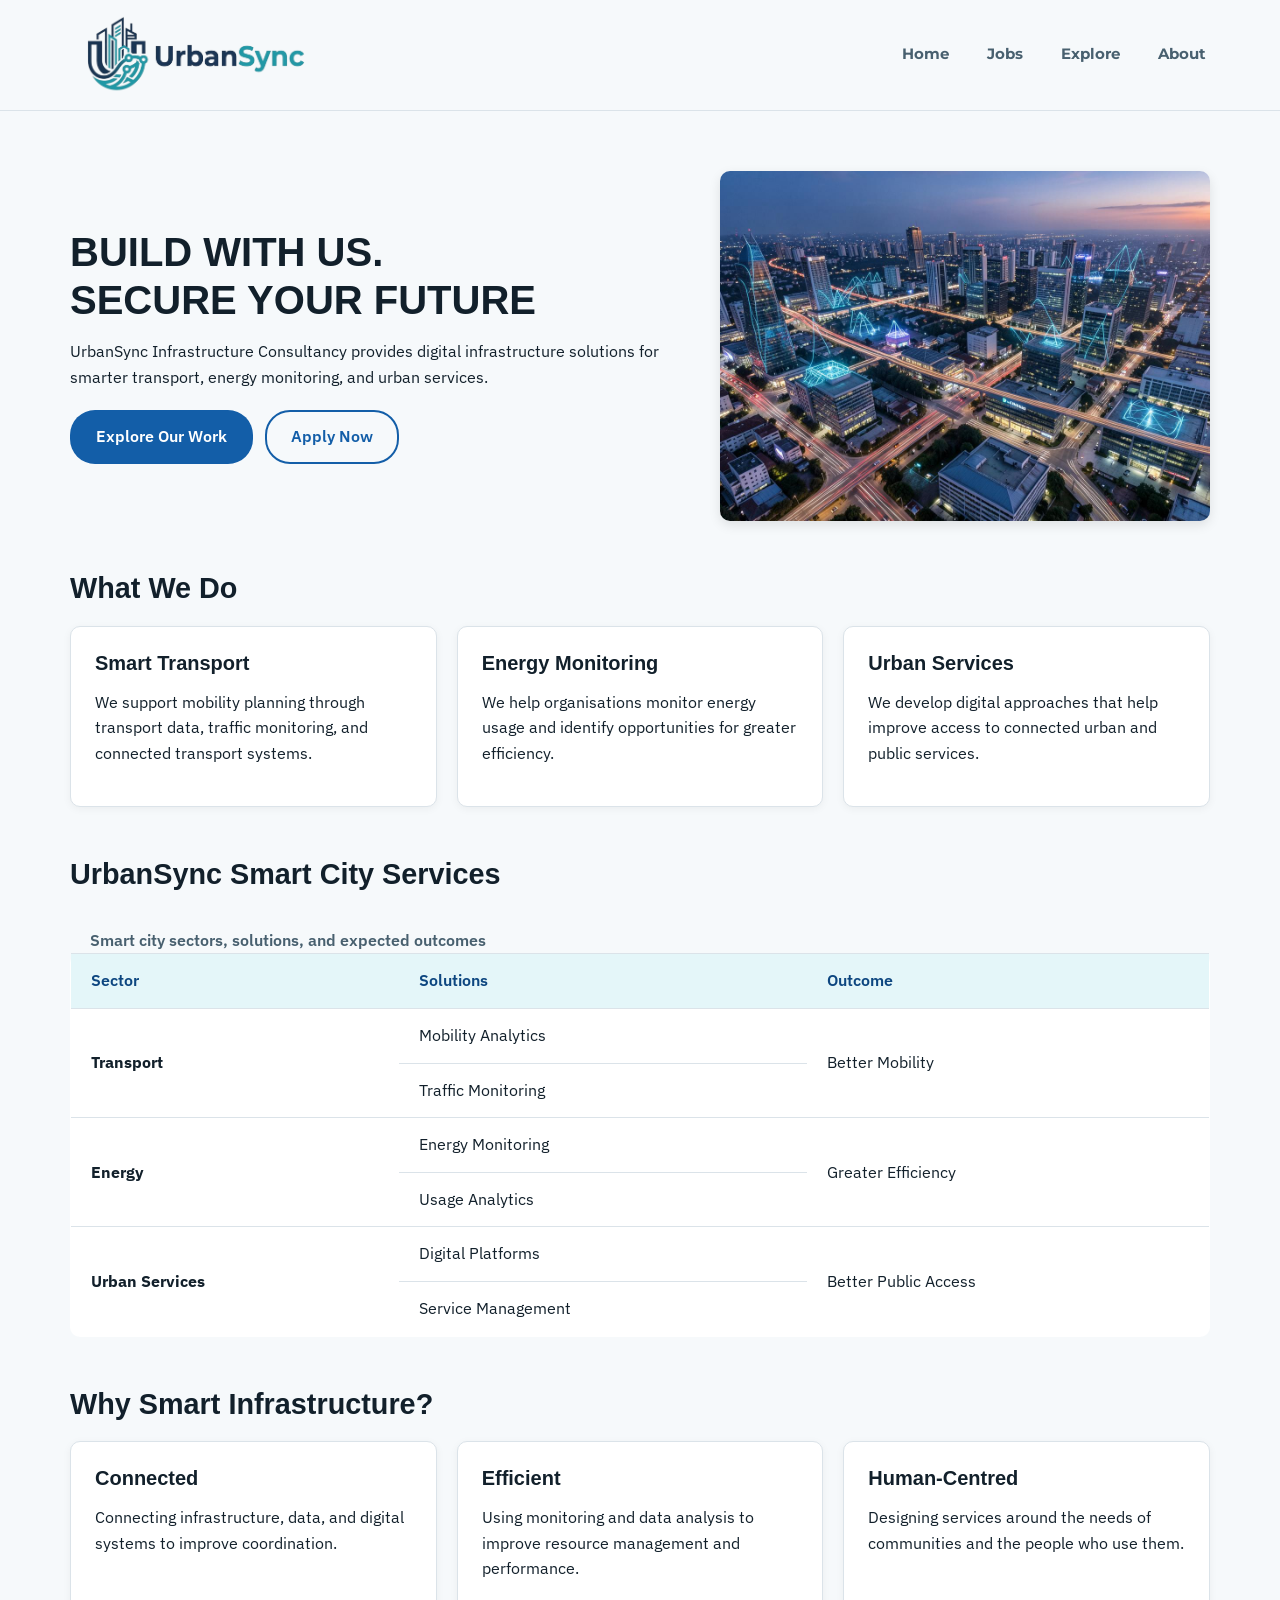
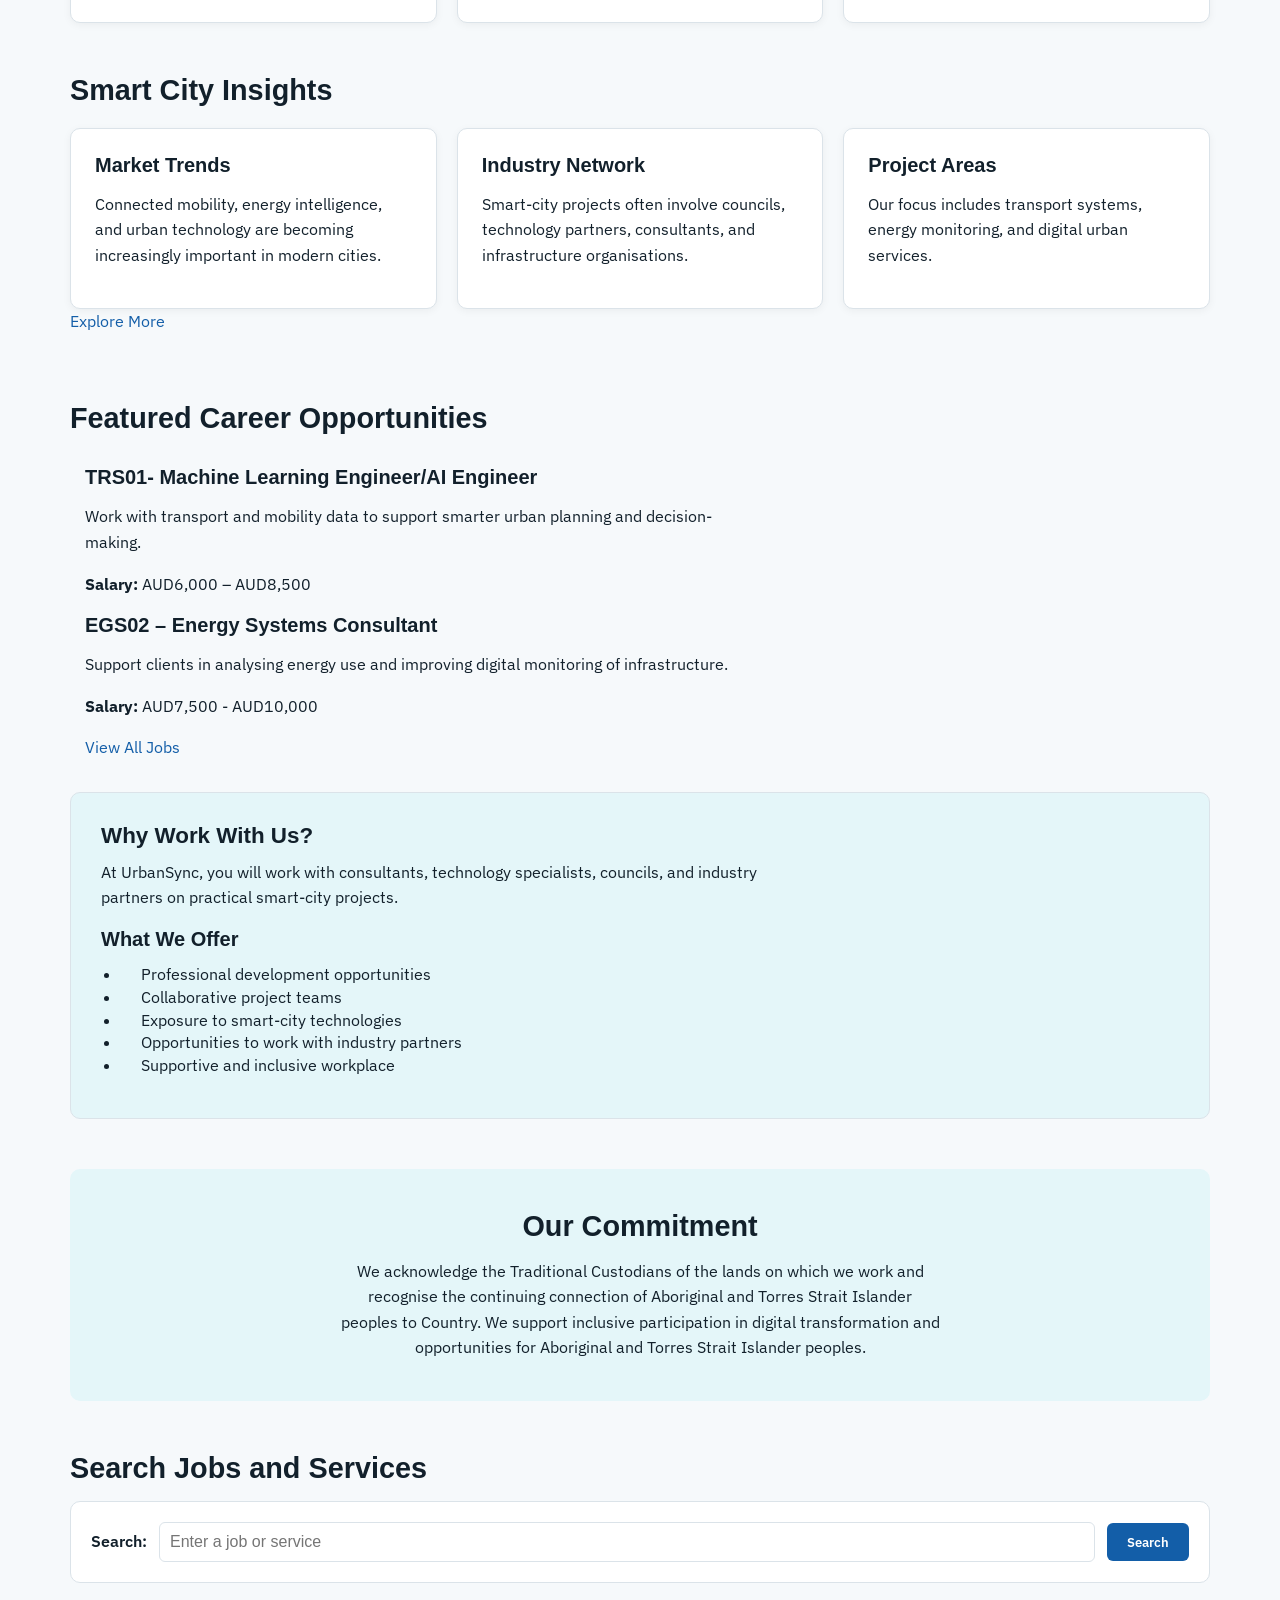
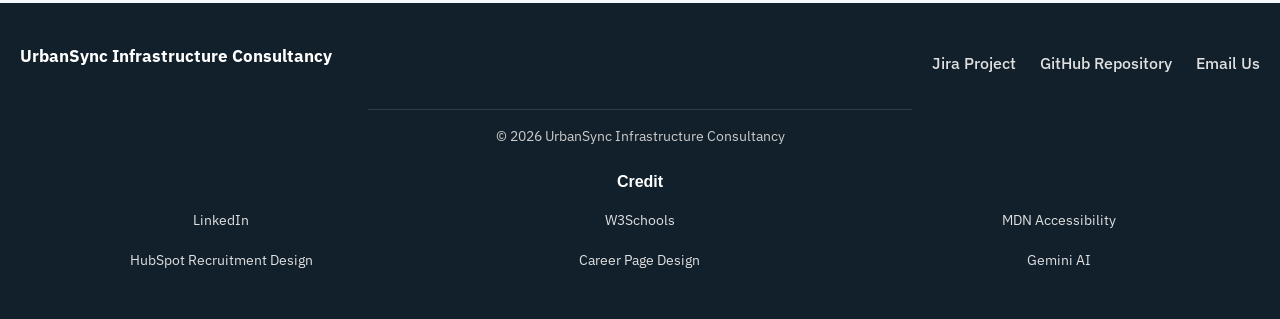
<file: index.html>
<!DOCTYPE html>
<html lang="en">
<head>
    <meta charset="UTF-8">
    <meta name="viewport" content="width=device-width, initial-scale=1">
    <title>UrbanSync Infrastructure Consultancy</title>
    <!-- Main stylesheet -->
    <link rel="stylesheet" href="style.css">
    <!-- embedded CSS -->
    <style>
        .hero_title {
            letter-spacing: 1px;
        }

        .hero-title {
            text-transform: uppercase;
        }

        .services-table {
            margin-top: 20px;
        }
 
        .commitment {
            text-align: center;
        }
    </style>
</head>

<body>

    <!-- ==================== HEADER ==================== -->
    <header>
        <nav class="main-nav" aria-label="Main navigation">
            <a href="index.html">
                <img src="images/logo.png" alt="UrbanSync Logo" style="height: 80px; width: auto; margin-right: 10px;">
            </a>
            <a href="index.html">Home</a>
            <a href="jobs.html">Jobs</a>
            <a href="explore.html">Explore</a>
            <a href="about.html">About</a>
        </nav>
    </header>


    <!-- ==================== MAIN CONTENT ==================== -->
    <main>

        <!-- ==================== HERO SECTION ==================== -->
        <section class="hero">

            <div class="hero-content">

                <h1 class="hero-title">
                    <p>Build With Us. <br>Secure Your Future</p>
                </h1>

                <p>
                    UrbanSync Infrastructure Consultancy provides digital
                    infrastructure solutions for smarter transport, energy
                    monitoring, and urban services.
                </p>

                <div class="hero-buttons">
                    <a href="explore.html" class="explore-btn">Explore Our Work</a>
                    <a href="jobs.html" class="apply-btn">Apply Now</a>
                </div>

            </div>

            <figure class="slideshow">
            <div class="slideshow-track">
                <img src="images/smart-city.jpg" alt="Smart city">
                <img src="images/transport.jpeg" alt="Transport system">
                <img src="images/energy.jpeg" alt="Energy monitoring">
            </div>
        </figure>

        </section>


        <!-- ==================== WHAT WE DO ==================== -->
        <section>

            <h2>What We Do</h2>

            <div class="service-cards">

                <article>
                    <h3>Smart Transport</h3>
                    <p>
                        We support mobility planning through transport data,
                        traffic monitoring, and connected transport systems.
                    </p>
                </article>

                <article>
                    <h3>Energy Monitoring</h3>
                    <p>
                        We help organisations monitor energy usage and
                        identify opportunities for greater efficiency.
                    </p>
                </article>

                <article>
                    <h3>Urban Services</h3>
                    <p>
                        We develop digital approaches that help improve
                        access to connected urban and public services.
                    </p>
                </article>

            </div>

        </section>


        <!-- ==================== SERVICES TABLE ==================== -->
        <section>

            <h2>UrbanSync Smart City Services</h2>

            <table class="services-table">

                <caption>
                    Smart city sectors, solutions, and expected outcomes
                </caption>

                <thead>
                    <tr>
                        <th scope="col">Sector</th>
                        <th scope="col">Solutions</th>
                        <th scope="col">Outcome</th>
                    </tr>
                </thead>

                <tbody>

                    <tr>
                        <th scope="row" rowspan="2">
                            Transport
                        </th>

                        <td>Mobility Analytics</td>

                        <td rowspan="2">
                            Better Mobility
                        </td>
                    </tr>

                    <tr>
                        <td>Traffic Monitoring</td>
                    </tr>


                    <tr>
                        <th scope="row" rowspan="2">
                            Energy
                        </th>

                        <td>Energy Monitoring</td>

                        <td rowspan="2">
                            Greater Efficiency
                        </td>
                    </tr>

                    <tr>
                        <td>Usage Analytics</td>
                    </tr>


                    <tr>
                        <th scope="row" rowspan="2">
                            Urban Services
                        </th>

                        <td>Digital Platforms</td>

                        <td rowspan="2">
                            Better Public Access
                        </td>
                    </tr>

                    <tr>
                        <td>Service Management</td>
                    </tr>

                </tbody>

            </table>

        </section>


        <!-- ==================== WHY SMART INFRASTRUCTURE ==================== -->
        <section>

            <h2>Why Smart Infrastructure?</h2>

            <div class="benefit-cards">

                <article>
                    <h3>Connected</h3>
                    <p>
                        Connecting infrastructure, data, and digital systems
                        to improve coordination.
                    </p>
                </article>

                <article>
                    <h3>Efficient</h3>
                    <p>
                        Using monitoring and data analysis to improve
                        resource management and performance.
                    </p>
                </article>

                <article>
                    <h3>Human-Centred</h3>
                    <p>
                        Designing services around the needs of communities
                        and the people who use them.
                    </p>
                </article>

            </div>

        </section>


        <!-- ==================== SMART CITY INSIGHTS ==================== -->
        <section id="explore">

            <h2>Smart City Insights</h2>

            <div class="insight-cards">

                <article>
                    <h3>Market Trends</h3>
                    <p>
                        Connected mobility, energy intelligence, and urban
                        technology are becoming increasingly important in
                        modern cities.
                    </p>
                </article>

                <article>
                    <h3>Industry Network</h3>
                    <p>
                        Smart-city projects often involve councils,
                        technology partners, consultants, and infrastructure
                        organisations.
                    </p>
                </article>

                <article>
                    <h3>Project Areas</h3>
                    <p>
                        Our focus includes transport systems, energy
                        monitoring, and digital urban services.
                    </p>
                </article>

            </div>

            <p>
                <a href="explore.html">Explore More</a>
            </p>

        </section>


        <!-- ==================== FEATURED JOBS ==================== -->
        <section class="careers-section">

            <h2>Featured Career Opportunities</h2>

            <div class="jobs-container">

                <div class="job-list">
                    <article>
                        <h3>TRS01- Machine Learning Engineer/AI Engineer</h3>

                        <p>
                            Work with transport and mobility data to support
                            smarter urban planning and decision-making.
                        </p>

                        <p>
                            <strong>Salary:</strong>  AUD6,000 – AUD8,500
                        </p>
                    </article>

                    <article>
                        <h3>EGS02 – Energy Systems Consultant</h3>

                        <p>
                            Support clients in analysing energy use and improving
                            digital monitoring of infrastructure.
                        </p>

                        <p>
                            <strong>Salary:</strong>  AUD7,500 - AUD10,000
                        </p>
                    </article>

                    <p>
                        <a href="jobs.html">View All Jobs</a>
                    </p>
                </div>

                <aside class="job-aside">
                    <h2>Why Work With Us?</h2>
                    <p>At UrbanSync, you will work with consultants, technology specialists, councils, and industry partners on practical smart-city projects.</p>
                    <h3>What We Offer</h3>
                    <ul>
                        <li>Professional development opportunities</li>
                        <li>Collaborative project teams</li>
                        <li>Exposure to smart-city technologies</li>
                        <li>Opportunities to work with industry partners</li>
                        <li>Supportive and inclusive workplace</li>
                    </ul>
                </aside>

            </div>

        </section>


        <!-- ==================== COMMUNITY COMMITMENT ==================== -->
        <section class="commitment">

            <h2>Our Commitment</h2>

            <p>
                We acknowledge the Traditional Custodians of the lands on
                which we work and recognise the continuing connection of
                Aboriginal and Torres Strait Islander peoples to Country.
                We support inclusive participation in digital transformation
                and opportunities for Aboriginal and Torres Strait Islander
                peoples.
            </p>

        </section>


        <!-- ==================== SEARCH ==================== -->
        <section id="search">

            <h2>Search Jobs and Services</h2>

            <form action="#" method="get">

                <label for="search-box">
                    Search:
                </label>

                <input
                    type="search"
                    id="search-box"
                    name="search"
                    placeholder="Enter a job or service"
                >

                <button type="submit">
                    Search
                </button>

            </form>

        </section>

    </main>


    <!-- ==================== FOOTER ==================== -->
<footer>

    <div class="footer-brand">
        <p>
            <a href="https://pyaekhantkyaw.github.io/G02-Smart-City-Infrastructure-Consultancy-Part1-Group2/" 
            target="_blank" 
            rel="noopener noreferrer">
            <strong>UrbanSync Infrastructure Consultancy</strong>
            </a>
        </p>
    </div>
    
    <nav class="footer-links" aria-label="Footer navigation">
        <a href="https://minkhantkyaw3157.atlassian.net/jira/software/projects/SCRUM/boards/1/backlog?atlOrigin=eyJpIjoiNzBkYmYxNTQwMmQ4NGRhYThkNTUxYTMwODFhODhiMzQiLCJwIjoiaiJ9" target="_blank" rel="noopener noreferrer">Jira Project</a>
        <a href="https://github.com/pyaekhantkyaw/G02-Smart-City-Infrastructure-Consultancy-Part1-Group2.git" target="_blank" rel="noopener noreferrer">GitHub Repository</a>
        <a href="mailto:urbansync2026@gmail.com">Email Us</a>
    </nav>

    <div class="footer-credits">
        <h2>Credit</h2>
            <ul class="footer-list">
                <li><a href="https://www.linkedin.com/jobs/" target="_blank" rel="noopener noreferrer">LinkedIn</a></li>
                <li><a href="https://www.w3schools.com/" target="_blank" rel="noopener noreferrer">W3Schools</a></li>
                <li><a href="https://developer.mozilla.org/en-US/docs/Learn_web_development/Core/Accessibility/HTML" target="_blank" rel="noopener noreferrer">MDN Accessibility</a></li>
                <li><a href="https://blog.hubspot.com/website/recruitment-websites-design" target="_blank" rel="noopener noreferrer">HubSpot Recruitment Design</a></li>
                <li><a href="https://www.everything.design/blog/career-page-examples" target="_blank" rel="noopener noreferrer">Career Page Design</a></li>
                <li><a href="https://gemini.google.com/" target="_blank" rel="noopener noreferrer">Gemini AI</a></li>
            </ul>
    </div>


    <p class="footer-copyright">
        &copy; 2026 UrbanSync Infrastructure Consultancy
    </p>

</footer>


</body>
</html>
</file>
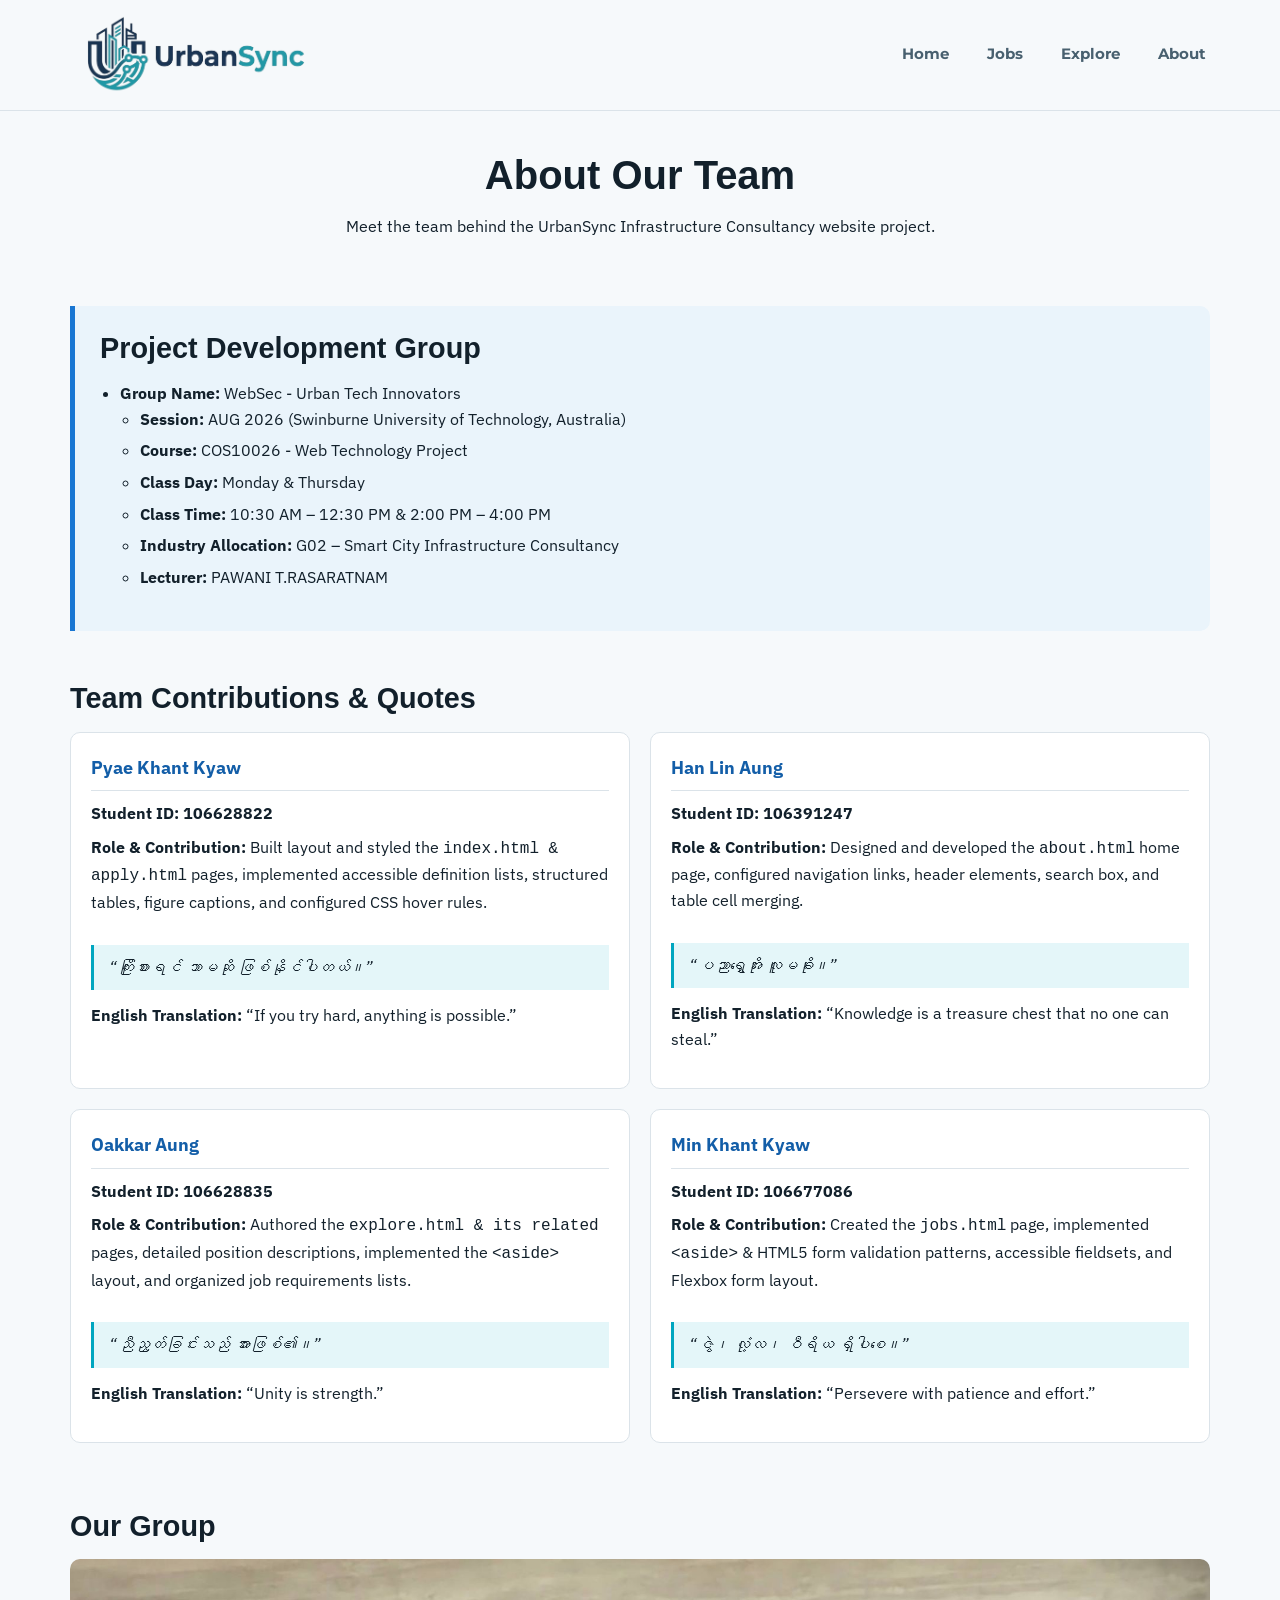
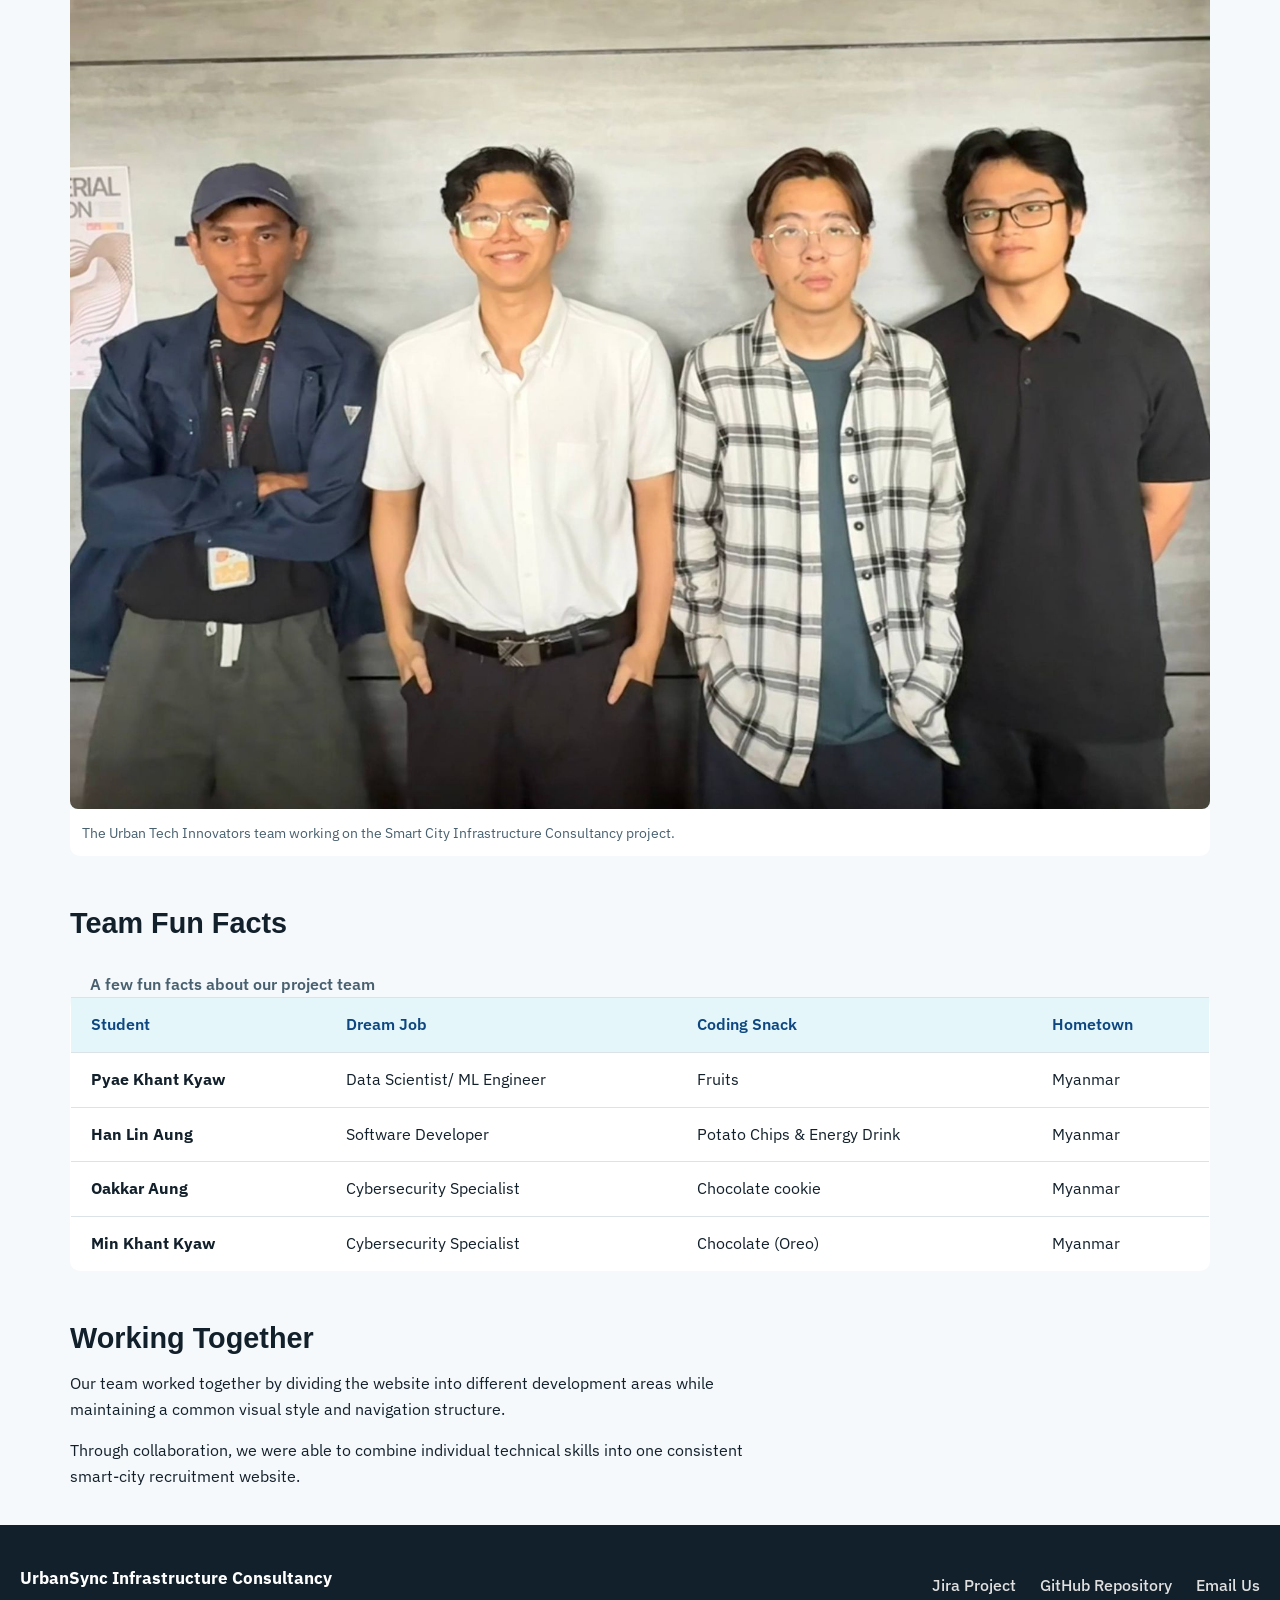
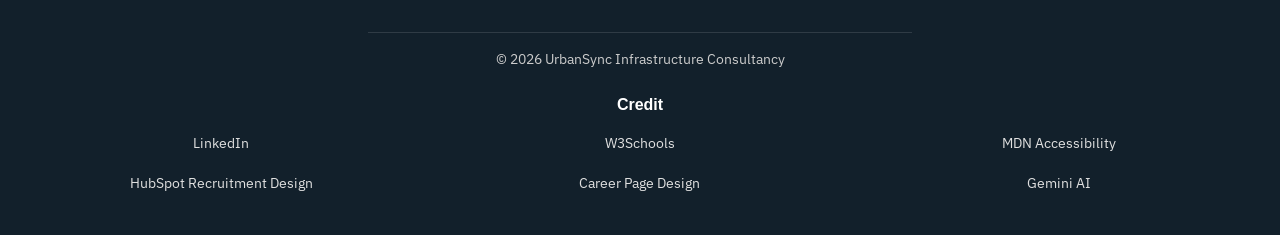
<file: about.html>
<!DOCTYPE html>
<html lang="en">
<head>
    <meta charset="UTF-8">
    <meta name="viewport" content="width=device-width, initial-scale=1.0">
    <title>About Our Team | UrbanSync Infrastructure Consultancy</title>
    <link rel="stylesheet" href="style.css">
    <style>
        .about-intro {
            text-align: center;
        }
        .group-info {
            background-color: #eaf4fb;
            border-left: 5px solid #1976d2;
        }
        .member-id {
            font-weight: bold;
        }
    </style>
</head>
<body>
    <!-- ==================== HEADER ==================== -->
    <header>
        <nav class="main-nav" aria-label="Main navigation">
            <a href="index.html">
                <img src="images/logo.png" alt="UrbanSync Logo" style="height: 80px; width: auto; margin-right: 10px;">
            </a>
            <a href="index.html">Home</a>
            <a href="jobs.html">Jobs</a>
            <a href="explore.html">Explore</a>
            <a href="about.html">About</a>
        </nav>
    </header>

    <!-- ==================== MAIN CONTENT ==================== -->
    <main>
        <!-- ==================== INTRODUCTION ==================== -->
        <section class="about-intro">
            <h1>About Our Team</h1>
            <p>Meet the team behind the UrbanSync Infrastructure Consultancy website project.</p>
        </section>

        <!-- ==================== GROUP INFORMATION ==================== -->
        <section class="group-info">
            <h2>Project Development Group</h2>
            <ul>
                <li>
                    <strong>Group Name:</strong> WebSec - Urban Tech Innovators
                    <ul>
                        <li><strong>Session:</strong> AUG 2026 (Swinburne University of Technology, Australia)</li>
                        <li><strong>Course:</strong> COS10026 - Web Technology Project</li>
                        <li><strong>Class Day:</strong> Monday & Thursday</li>
                        <li><strong>Class Time:</strong> 10:30 AM – 12:30 PM & 2:00 PM – 4:00 PM</li>
                        <li><strong>Industry Allocation:</strong> G02 – Smart City Infrastructure Consultancy</li>
                        <li><strong>Lecturer:</strong> PAWANI T.RASARATNAM</li>
                    </ul>
                </li>
            </ul>
        </section>

        <!-- ==================== TEAM CONTRIBUTIONS ==================== -->
 <!-- ==================== TEAM CONTRIBUTIONS ==================== -->
        <section>
            <h2>Team Contributions &amp; Quotes</h2>
            <dl class="team-contributions">
                
                <!-- Pyae Khant Kyaw -->
                <div class="team-card">
                    <dt>
                        <a href="https://www.linkedin.com/in/pyae-khant-kyaw-591726390/" target="_blank" rel="noopener">
                        <strong>Pyae Khant Kyaw</strong>
                        </a>
                    </dt>
                    <dd>
                        <span class="member-id">Student ID: 106628822</span>
                        <p><strong>Role &amp; Contribution:</strong> Built layout and styled the <code>index.html & apply.html</code> pages, implemented accessible definition lists, structured tables, figure captions, and configured CSS hover rules.</p>
                        <blockquote>“ကြိုးစားရင် ဘာမဆို ဖြစ်နိုင်ပါတယ်။”</blockquote>
                        <p><strong>English Translation:</strong> “If you try hard, anything is possible.”</p>
                    </dd>
                </div>

                <!-- Han Lin Aung -->
                <div class="team-card">
                    <dt><a href="https://www.linkedin.com/in/han-lin-aung-30025931a/" target="_blank" rel="noopener">
                        <strong>Han Lin Aung</strong>
                    </a></dt>
                    <dd>
                        <span class="member-id">Student ID: 106391247</span>
                        <p><strong>Role &amp; Contribution:</strong> Designed and developed the <code>about.html</code> home page, configured navigation links, header elements, search box, and table cell merging.</p>
                        <blockquote>“ပညာရွှေအိုး လူမခိုး။”</blockquote>
                        <p><strong>English Translation:</strong> “Knowledge is a treasure chest that no one can steal.”</p>
                    </dd>
                </div>

                <!-- Oakkar Aung -->
                <div class="team-card">
                    <dt><a href="https://www.linkedin.com/in/oakkar-aung-b70077332/" target="_blank" rel="noopener">
                        <strong>Oakkar Aung</strong>
                    </a></dt>
                    <dd>
                        <span class="member-id">Student ID: 106628835</span>
                        <p><strong>Role &amp; Contribution:</strong> Authored the <code>explore.html & its related</code> pages, detailed position descriptions, implemented the <code>&lt;aside&gt;</code> layout, and organized job requirements lists.</p>
                        <blockquote>“ညီညွတ်ခြင်းသည် အားဖြစ်၏။”</blockquote>
                        <p><strong>English Translation:</strong> “Unity is strength.”</p>
                    </dd>
                </div>

                <!-- Min Khant Kyaw -->
                <div class="team-card">
                    <dt><a href="https://www.linkedin.com/in/min-khant-kyaw-52973a392/" target="_blank" rel="noopener">
                        <strong>Min Khant Kyaw</strong>
                    </a></dt>
                    <dd>
                       <span class="member-id">Student ID: 106677086</span>
                        <p><strong>Role &amp; Contribution:</strong> Created the <code>jobs.html</code> page, implemented <code>&lt;aside&gt;</code> & HTML5 form validation patterns, accessible fieldsets, and Flexbox form layout.</p>
                        <blockquote>“ဇွဲ၊ လုံ့လ၊ ဝီရိယ ရှိပါစေ။”</blockquote>
                        <p><strong>English Translation:</strong> “Persevere with patience and effort.”</p>
                    </dd>
                </div>

            </dl>
        </section>

        <!-- ==================== GROUP PHOTO ==================== -->
        <section>
            <h2>Our Group</h2>
            <figure class="group-photo">
                <img src="images/group_photo.jpg" alt="The Urban Tech Innovators group members" title="Left to Right: Min Khant Kyaw, Pyae Khant Kyaw, Han Lin Aung, Oakkar Aung">
                <figcaption>The Urban Tech Innovators team working on the Smart City Infrastructure Consultancy project.</figcaption>
            </figure>
        </section>

        <!-- ==================== FUN FACTS ==================== -->
        <section>
            <h2>Team Fun Facts</h2>
            <table class="fun-facts-table">
                <caption>A few fun facts about our project team</caption>
                <thead>
                    <tr>
                        <th scope="col">Student</th>
                        <th scope="col">Dream Job</th>
                        <th scope="col">Coding Snack</th>
                        <th scope="col">Hometown</th>
                    </tr>
                </thead>
                <tbody>
                    <tr>
                        <th scope="row">Pyae Khant Kyaw</th>
                        <td>Data Scientist/ ML Engineer</td>
                        <td>Fruits</td>
                        <td>Myanmar</td>
                    </tr>
                    <tr>
                        <th scope="row">Han Lin Aung</th>
                        <td>Software Developer</td>
                        <td>Potato Chips & Energy Drink</td>
                        <td>Myanmar</td>
                    </tr>
                    <tr>
                        <th scope="row">Oakkar Aung</th>
                        <td>Cybersecurity Specialist</td>
                        <td>Chocolate cookie</td>
                        <td>Myanmar</td>
                    </tr>
                    <tr>
                        <th scope="row">Min Khant Kyaw</th>
                        <td>Cybersecurity Specialist</td>
                        <td>Chocolate (Oreo)</td>
                        <td>Myanmar</td>
                    </tr>
                </tbody>
            </table>
        </section>

        <!-- ==================== TEAM MESSAGE ==================== -->
        <section>
            <h2>Working Together</h2>
            <p>Our team worked together by dividing the website into different development areas while maintaining a common visual style and navigation structure.</p>
            <p>Through collaboration, we were able to combine individual technical skills into one consistent smart-city recruitment website.</p>
        </section>
    </main>

    <!-- ==================== FOOTER ==================== -->
<footer>

    <div class="footer-brand">
        <p>
            <a href="https://pyaekhantkyaw.github.io/G02-Smart-City-Infrastructure-Consultancy-Part1-Group2/" 
            target="_blank" 
            rel="noopener noreferrer">
            <strong>UrbanSync Infrastructure Consultancy</strong>
            </a>
        </p>
    </div>
    
    <nav class="footer-links" aria-label="Footer navigation">
        <a href="https://minkhantkyaw3157.atlassian.net/jira/software/projects/SCRUM/boards/1/backlog?atlOrigin=eyJpIjoiNzBkYmYxNTQwMmQ4NGRhYThkNTUxYTMwODFhODhiMzQiLCJwIjoiaiJ9" target="_blank" rel="noopener noreferrer">Jira Project</a>
        <a href="https://github.com/pyaekhantkyaw/G02-Smart-City-Infrastructure-Consultancy-Part1-Group2.git" target="_blank" rel="noopener noreferrer">GitHub Repository</a>
        <a href="mailto:urbansync2026@gmail.com">Email Us</a>
    </nav>

    <div class="footer-credits">
        <h2>Credit</h2>
            <ul class="footer-list">
                <li><a href="https://www.linkedin.com/jobs/" target="_blank" rel="noopener noreferrer">LinkedIn</a></li>
                <li><a href="https://www.w3schools.com/" target="_blank" rel="noopener noreferrer">W3Schools</a></li>
                <li><a href="https://developer.mozilla.org/en-US/docs/Learn_web_development/Core/Accessibility/HTML" target="_blank" rel="noopener noreferrer">MDN Accessibility</a></li>
                <li><a href="https://blog.hubspot.com/website/recruitment-websites-design" target="_blank" rel="noopener noreferrer">HubSpot Recruitment Design</a></li>
                <li><a href="https://www.everything.design/blog/career-page-examples" target="_blank" rel="noopener noreferrer">Career Page Design</a></li>
                <li><a href="https://gemini.google.com/" target="_blank" rel="noopener noreferrer">Gemini AI</a></li>
            </ul>
    </div>


    <p class="footer-copyright">
        &copy; 2026 UrbanSync Infrastructure Consultancy
    </p>

</footer>


</body>
</html>
</file>
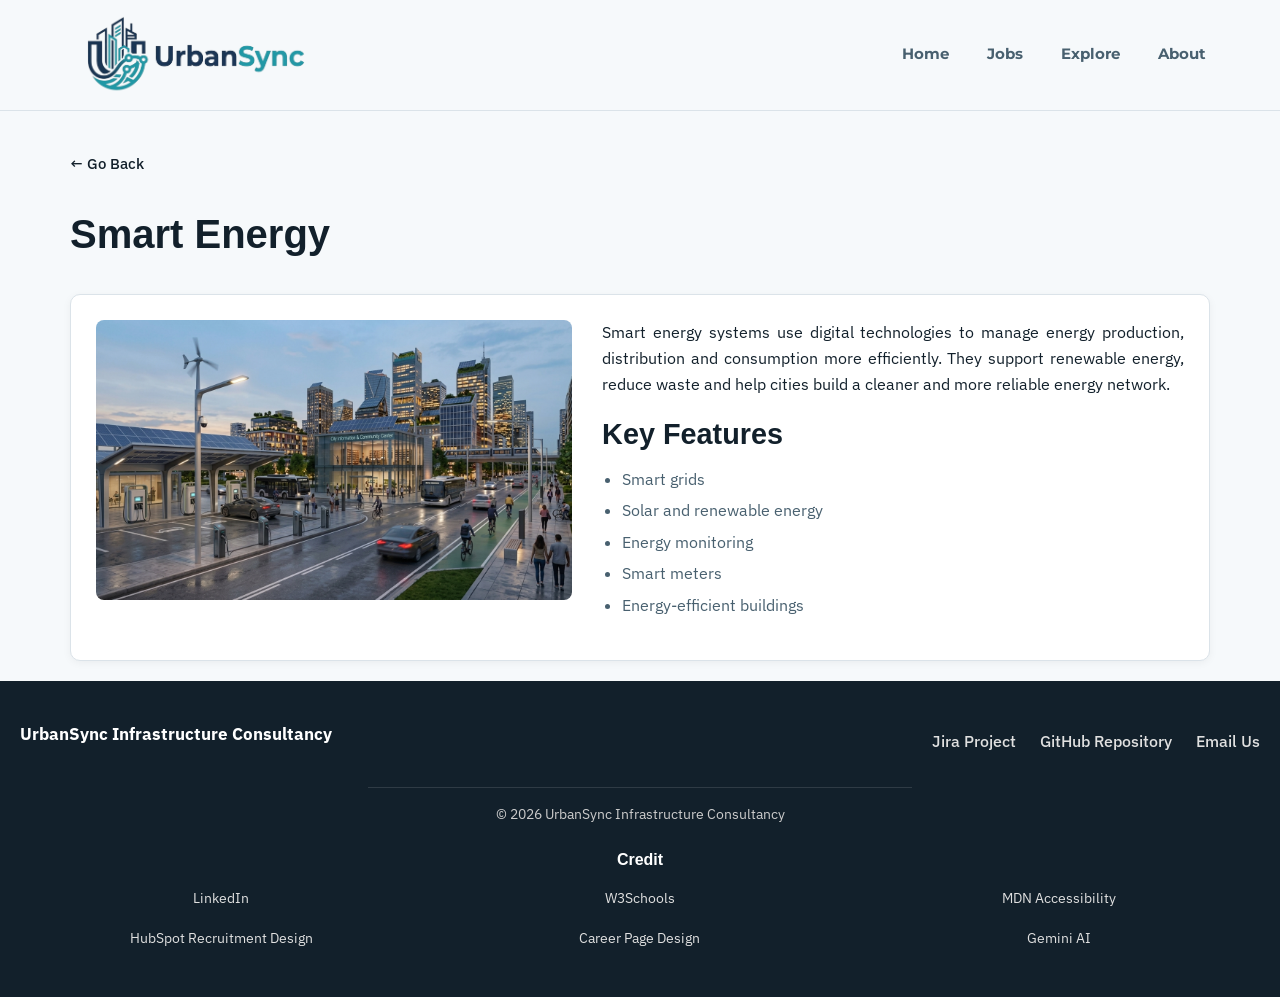
<file: energy.html>
<!DOCTYPE html>
<html lang="en">
    
<head>
    <meta charset="UTF-8">
    <meta name="viewport" content="width=device-width, initial-scale=1.0">

    <title>Energy | UrbanSync</title>

    <link rel="stylesheet" href="style.css">
</head>

<body>

    <header>
        <nav aria-label="Main navigation">

            <a href="index.html">
                <img src="images/logo.png" alt="UrbanSync Logo"
                style="height: 80px; width: auto; margin-right: 10px;">
            </a>
            <a href="index.html">Home</a>
            <a href="jobs.html">Jobs</a>
            <a href="explore.html">Explore</a>
            <a href="about.html">About</a>

        </nav>
    </header>


    <main>

        <section class="detail-section">
            <!-- GO BACK BUTTON -->
            <a href="explore.html" class="back-btn">&larr; Go Back</a>

            <h1 style="
            text-align: left; 
            font-size: 2.5em; 
            margin-bottom: 1rem;"
            >
                Smart Energy
            </h1>

            <div class="detail-container">

                <img
                    src="images/energy.jpeg"
                    alt="Smart energy infrastructure with renewable energy"
                    class="detail-image"
                >

                <div class="detail-content">

                    <p class="detail-description">
                        Smart energy systems use digital technologies to manage energy production, distribution and consumption more efficiently. They support renewable energy, reduce waste and help cities build a cleaner and more reliable energy network.
                    </p>

                    <h2 class="detail-heading">
                        Key Features
                    </h2>

                    <ul class="detail-list">
                        <li>Smart grids</li>
                        <li>Solar and renewable energy</li>
                        <li>Energy monitoring</li>
                        <li>Smart meters</li>
                        <li>Energy-efficient buildings</li>
                    </ul>

                </div>

            </div>

        </section>

    </main>


    <!-- ==================== FOOTER ==================== -->
<footer>

    <div class="footer-brand">
        <p>
            <a href="https://pyaekhantkyaw.github.io/G02-Smart-City-Infrastructure-Consultancy-Part1-Group2/" 
            target="_blank" 
            rel="noopener noreferrer">
            <strong>UrbanSync Infrastructure Consultancy</strong>
            </a>
        </p>
    </div>
    
    <nav class="footer-links" aria-label="Footer navigation">
        <a href="https://minkhantkyaw3157.atlassian.net/jira/software/projects/SCRUM/boards/1/backlog?atlOrigin=eyJpIjoiNzBkYmYxNTQwMmQ4NGRhYThkNTUxYTMwODFhODhiMzQiLCJwIjoiaiJ9" target="_blank" rel="noopener noreferrer">Jira Project</a>
        <a href="https://github.com/pyaekhantkyaw/G02-Smart-City-Infrastructure-Consultancy-Part1-Group2.git" target="_blank" rel="noopener noreferrer">GitHub Repository</a>
        <a href="mailto:urbansync2026@gmail.com">Email Us</a>
    </nav>

    <div class="footer-credits">
        <h2>Credit</h2>
            <ul class="footer-list">
                <li><a href="https://www.linkedin.com/jobs/" target="_blank" rel="noopener noreferrer">LinkedIn</a></li>
                <li><a href="https://www.w3schools.com/" target="_blank" rel="noopener noreferrer">W3Schools</a></li>
                <li><a href="https://developer.mozilla.org/en-US/docs/Learn_web_development/Core/Accessibility/HTML" target="_blank" rel="noopener noreferrer">MDN Accessibility</a></li>
                <li><a href="https://blog.hubspot.com/website/recruitment-websites-design" target="_blank" rel="noopener noreferrer">HubSpot Recruitment Design</a></li>
                <li><a href="https://www.everything.design/blog/career-page-examples" target="_blank" rel="noopener noreferrer">Career Page Design</a></li>
                <li><a href="https://gemini.google.com/" target="_blank" rel="noopener noreferrer">Gemini AI</a></li>
            </ul>
    </div>


    <p class="footer-copyright">
        &copy; 2026 UrbanSync Infrastructure Consultancy
    </p>

</footer>

</body>
</html>
</file>
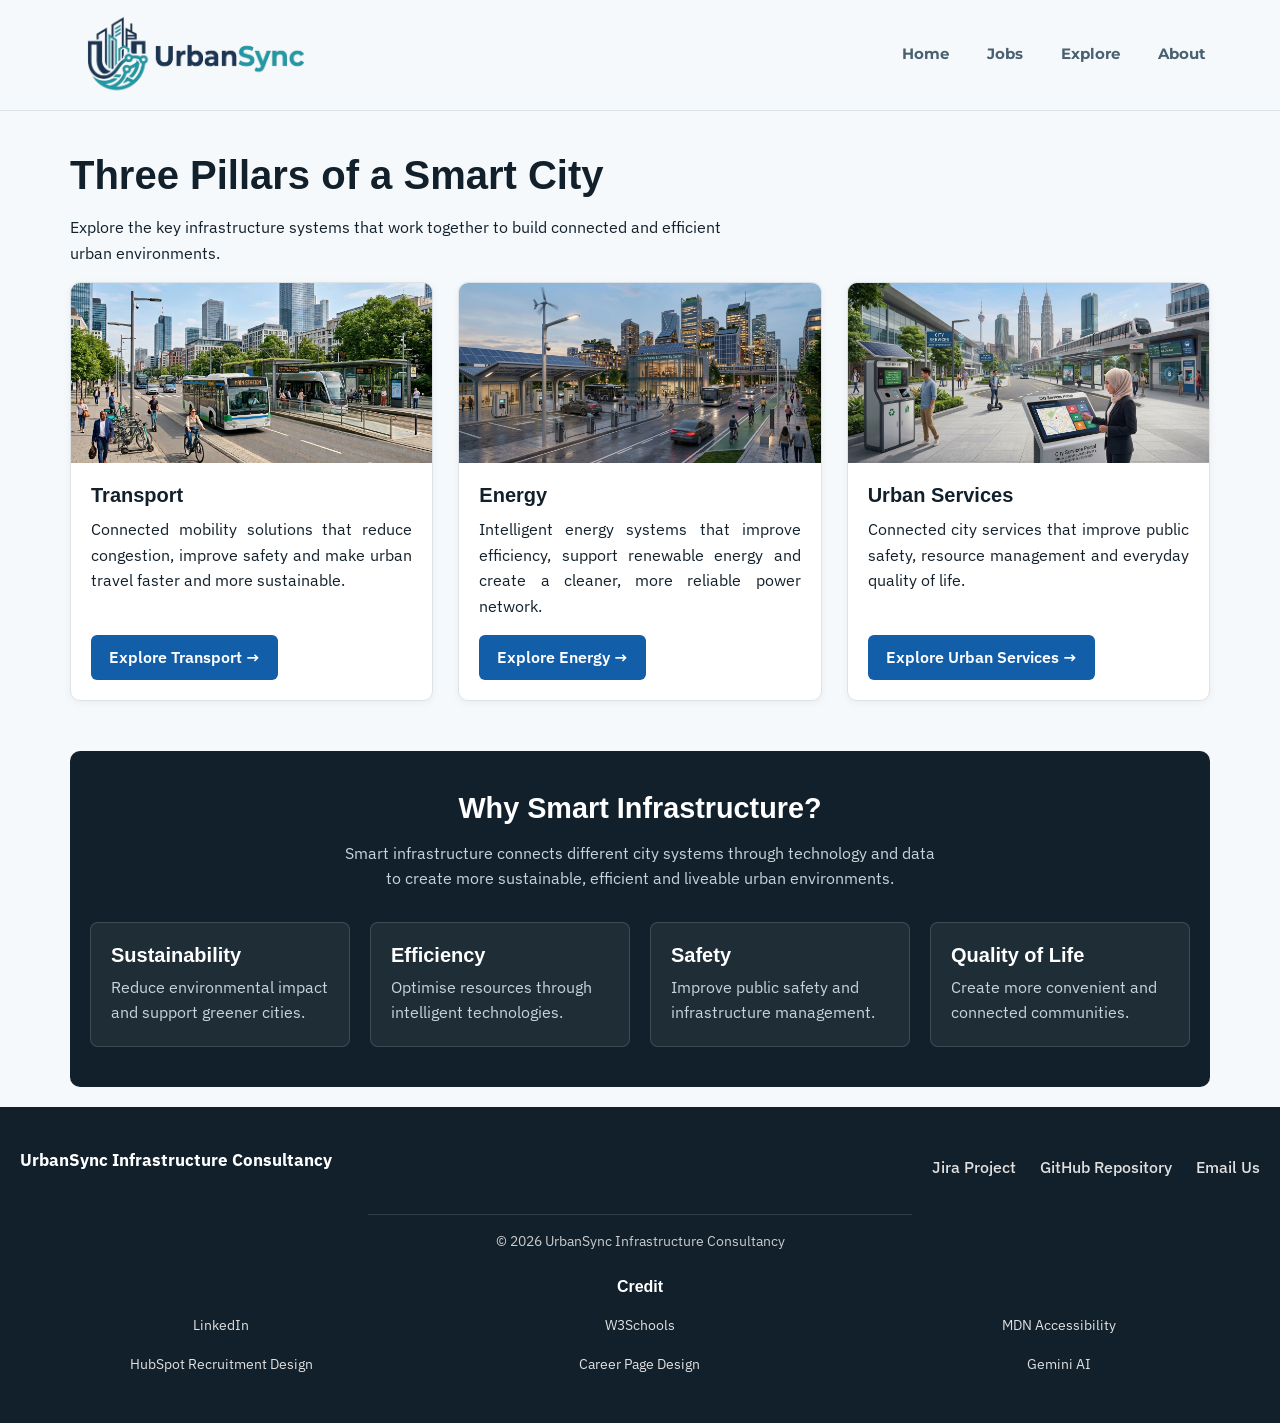
<file: explore.html>
<!DOCTYPE html>
<html lang="en">
<head>
    <meta charset="UTF-8">
    <meta name="viewport" content="width=device-width, initial-scale=1.0">
    <title>Explore | UrbanSync</title>
    <link rel="stylesheet" href="style.css">
</head>

<body>

    <!-- ================= NAVBAR ================= -->

    <header>
        <nav aria-label="Main navigation">

            <a href="index.html">
                <img src="images/logo.png" alt="UrbanSync Logo"
                style="height: 80px; width: auto; margin-right: 10px;">
            </a>
            <a href="index.html">Home</a>
            <a href="jobs.html">Jobs</a>
            <a href="explore.html">Explore</a>
            <a href="about.html">About</a>

        </nav>
    </header>

    <!-- ================= INFRASTRUCTURE SECTION ================= -->

    <main>

        <section class="section">
            
                <h2 style="
                    font-size: 2.5em;
                    margin-bottom: 1rem;
                ">
                    Three Pillars of a Smart City
                </h2>

                <p>
                    Explore the key infrastructure systems that work together
                    to build connected and efficient urban environments.
                </p>

            <div class="cards">


                <!-- ================= TRANSPORT CARD ================= -->

                <article class="card">

                    <div class="card-image">

                        <img
                            src="images/transport.jpeg"
                            alt="Smart transportation infrastructure"
                        >

                    </div>

                    <div class="card-content">

                        <h3>Transport</h3>

                        <p>
                            Connected mobility solutions that reduce congestion,
                            improve safety and make urban travel faster and more
                            sustainable.
                        </p>

                        <a
                            href="transport.html"
                            class="explore-btn"
                        >
                            Explore Transport →
                        </a>

                    </div>

                </article>


                <!-- ================= ENERGY CARD ================= -->

                <article class="card">

                    <div class="card-image">

                        <img
                            src="images/energy.jpeg"
                            alt="Smart energy infrastructure"
                        >

                    </div>

                    <div class="card-content">

                        <h3>Energy</h3>

                        <p>
                            Intelligent energy systems that improve efficiency,
                            support renewable energy and create a cleaner,
                            more reliable power network.
                        </p>

                        <a
                            href="energy.html"
                            class="explore-btn"
                        >
                            Explore Energy →
                        </a>

                    </div>

                </article>


                <!-- ================= URBAN SERVICES CARD ================= -->

                <article class="card">

                    <div class="card-image">

                        <img
                            src="images/urban_services.jpeg"
                            alt="Smart urban services"
                        >

                    </div>

                    <div class="card-content">

                        <h3>Urban Services</h3>

                        <p>
                            Connected city services that improve public safety,
                            resource management and everyday quality of life.
                        </p>

                        <a
                            href="urbanservices.html"
                            class="explore-btn"
                        >
                            Explore Urban Services →
                        </a>

                    </div>

                </article>

            </div>

        </section>


        <!-- ================= WHY SMART INFRASTRUCTURE ================= -->

        <section class="info-banner">
            <h2 class="info-banner-title">
                Why Smart Infrastructure?
            </h2>

            <p class="info-banner-text">
                Smart infrastructure connects different city systems
                through technology and data to create more sustainable,
                efficient and liveable urban environments.
            </p>


            <div class="feature-grid">

                <div class="feature-card">
                    <h3 class="feature-title">
                        Sustainability
                    </h3>

                    <p class="feature-text">
                        Reduce environmental impact and support greener cities.
                    </p>
                </div>


                <div class="feature-card">
                    <h3 class="feature-title">
                        Efficiency
                    </h3>

                    <p class="feature-text">
                        Optimise resources through intelligent technologies.
                    </p>
                </div>


                <div class="feature-card">
                    <h3 class="feature-title">
                        Safety
                    </h3>

                    <p class="feature-text">
                        Improve public safety and infrastructure management.
                    </p>
                </div>


                <div class="feature-card">
                    <h3 class="feature-title">
                        Quality of Life
                    </h3>

                    <p class="feature-text">
                        Create more convenient and connected communities.
                    </p>
                </div>

            </div>

        </section>

    </main>

    <!-- ==================== FOOTER ==================== -->
<footer>

    <div class="footer-brand">
        <p>
            <a href="https://pyaekhantkyaw.github.io/G02-Smart-City-Infrastructure-Consultancy-Part1-Group2/" 
            target="_blank" 
            rel="noopener noreferrer">
            <strong>UrbanSync Infrastructure Consultancy</strong>
            </a>
        </p>
    </div>
    
    <nav class="footer-links" aria-label="Footer navigation">
        <a href="https://minkhantkyaw3157.atlassian.net/jira/software/projects/SCRUM/boards/1/backlog?atlOrigin=eyJpIjoiNzBkYmYxNTQwMmQ4NGRhYThkNTUxYTMwODFhODhiMzQiLCJwIjoiaiJ9" target="_blank" rel="noopener noreferrer">Jira Project</a>
        <a href="https://github.com/pyaekhantkyaw/G02-Smart-City-Infrastructure-Consultancy-Part1-Group2.git" target="_blank" rel="noopener noreferrer">GitHub Repository</a>
        <a href="mailto:urbansync2026@gmail.com">Email Us</a>
    </nav>

    <div class="footer-credits">
        <h2>Credit</h2>
            <ul class="footer-list">
                <li><a href="https://www.linkedin.com/jobs/" target="_blank" rel="noopener noreferrer">LinkedIn</a></li>
                <li><a href="https://www.w3schools.com/" target="_blank" rel="noopener noreferrer">W3Schools</a></li>
                <li><a href="https://developer.mozilla.org/en-US/docs/Learn_web_development/Core/Accessibility/HTML" target="_blank" rel="noopener noreferrer">MDN Accessibility</a></li>
                <li><a href="https://blog.hubspot.com/website/recruitment-websites-design" target="_blank" rel="noopener noreferrer">HubSpot Recruitment Design</a></li>
                <li><a href="https://www.everything.design/blog/career-page-examples" target="_blank" rel="noopener noreferrer">Career Page Design</a></li>
                <li><a href="https://gemini.google.com/" target="_blank" rel="noopener noreferrer">Gemini AI</a></li>
            </ul>
    </div>


    <p class="footer-copyright">
        &copy; 2026 UrbanSync Infrastructure Consultancy
    </p>

</footer>

</body>

</html>
</file>
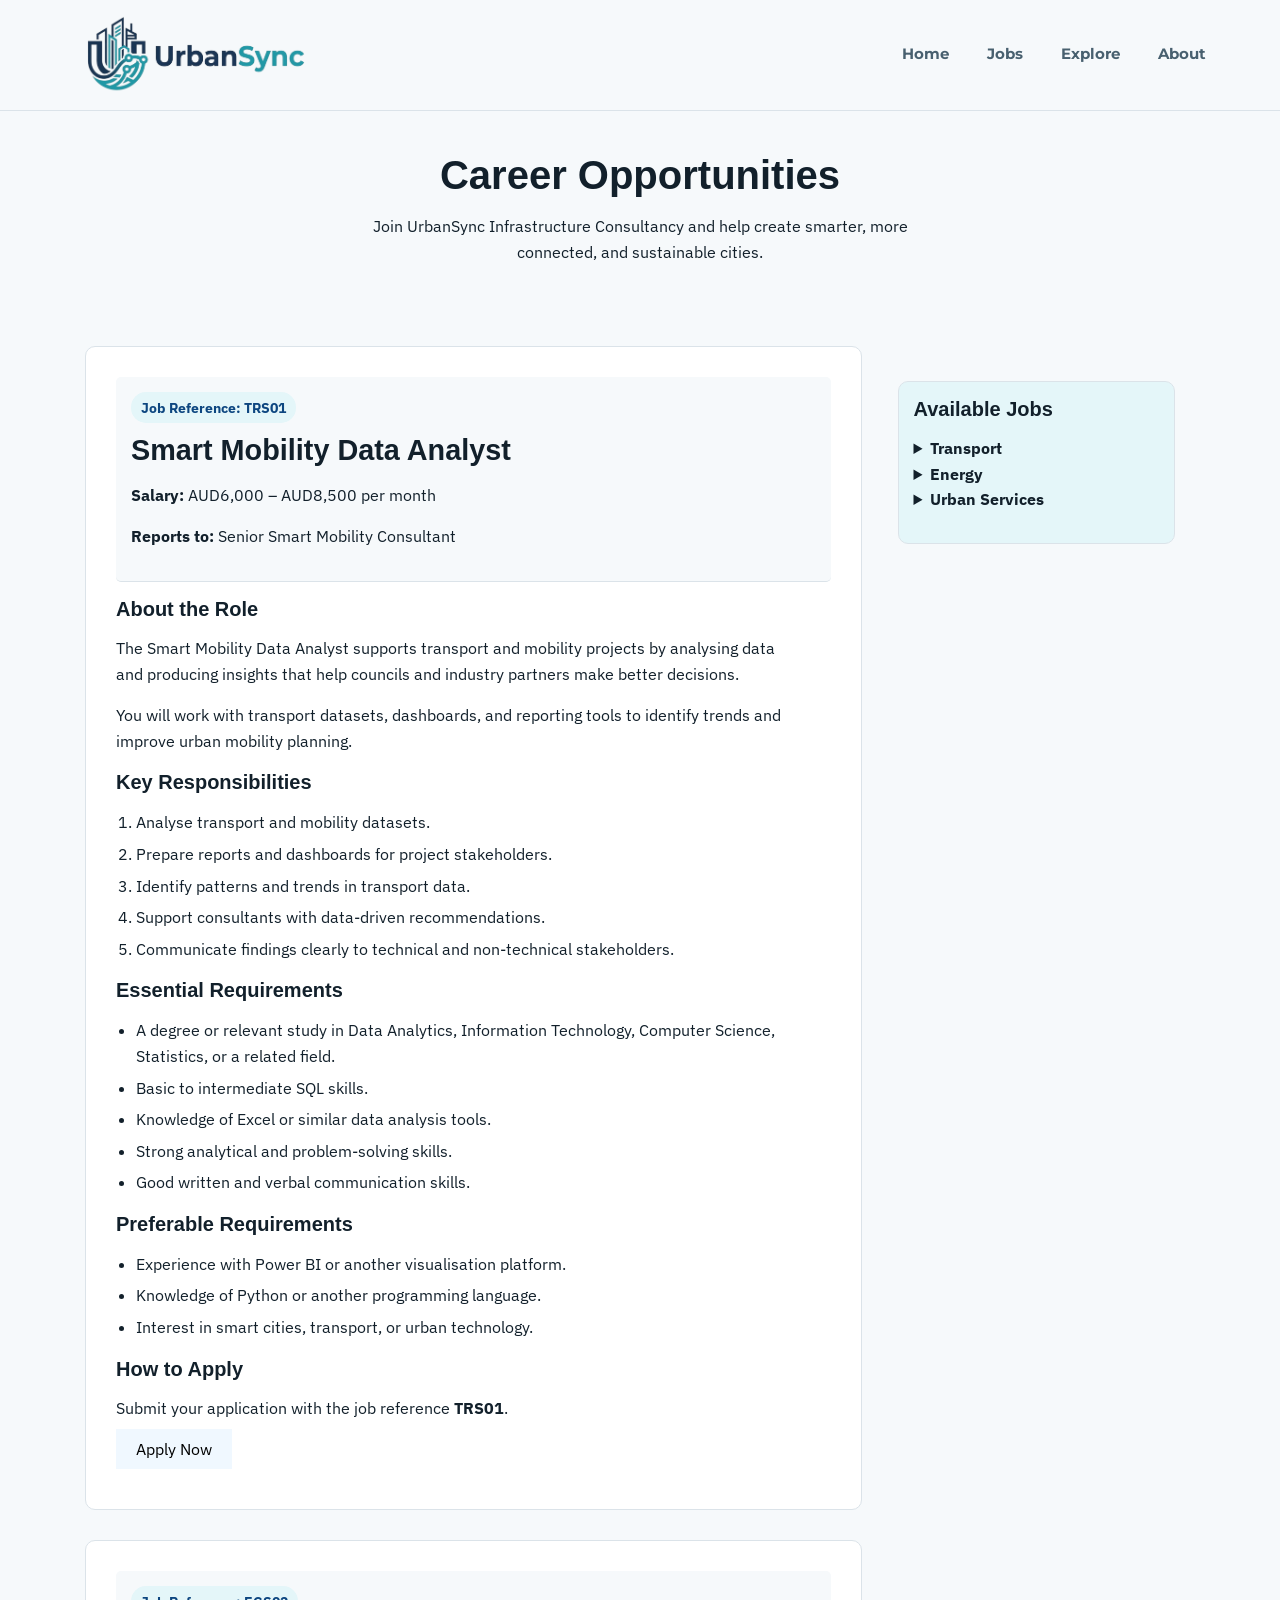
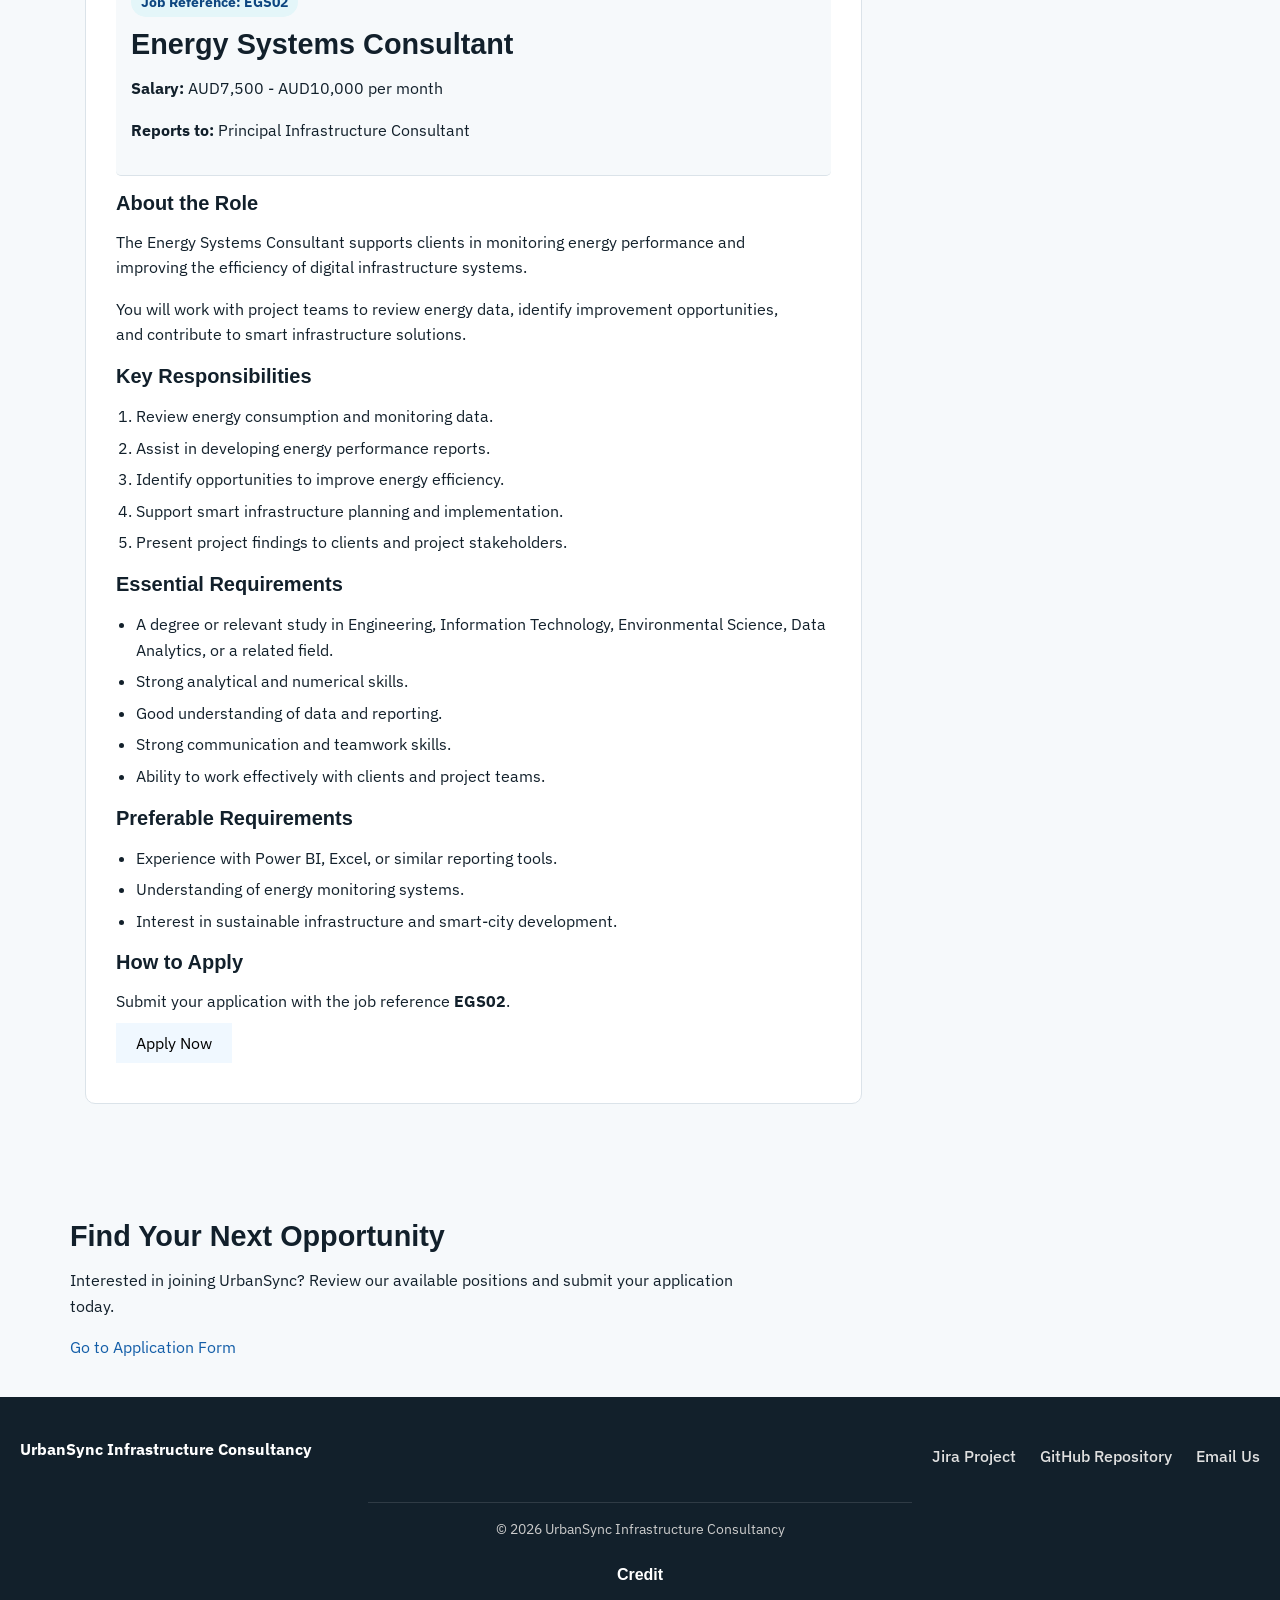
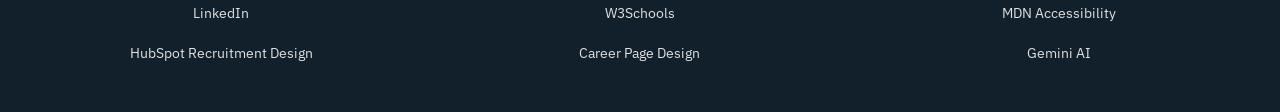
<file: jobs.html>
<!DOCTYPE html>
<html lang="en">
<head>
    <meta charset="UTF-8">
    <meta name="viewport" content="width=device-width, initial-scale=1.0">
    <title>Career Opportunities | UrbanSync Infrastructure Consultancy</title>
    <link rel="stylesheet" href="style.css">
    <style>
        .jobs-intro {
            text-align: center;
        }
        .job-reference {
            font-size: 0.9rem;
            font-weight: bold;
        }
    </style>
</head>
<body>
    <!-- ==================== HEADER ==================== -->
    <header>
        <nav class="main-nav" aria-label="Main navigation">
            <a href="index.html">
                 <img src="images/logo.png" alt="UrbanSync Logo" style="height: 80px; width: auto; margin-right: 10px;">
            </a>
            <a href="index.html">Home</a>
            <a href="jobs.html">Jobs</a>
            <a href="explore.html">Explore</a>
            <a href="about.html">About</a>
        </nav>
    </header>

    <!-- ==================== MAIN CONTENT ==================== -->
    <main>
        <!-- Page Introduction -->
        <section class="jobs-intro">
            <h1>Career Opportunities</h1>
            <p>Join UrbanSync Infrastructure Consultancy and help create smarter, more connected, and sustainable cities.</p>
        </section>

        
        
        <div class="job-list">
        <div class="job-column" >
        <!-- ==================== JOB 1 ==================== -->
        

        <section class="job-section" id="job1">
            <article class="job-card">
                <header>
                    <p class="job-reference">Job Reference: <strong>TRS01</strong></p>
                    <h2>Smart Mobility Data Analyst</h2>
                    <p><strong>Salary:</strong> AUD6,000 – AUD8,500 per month</p>
                    <p><strong>Reports to:</strong> Senior Smart Mobility Consultant</p>
                </header>

                <!-- Job Description -->
                <section>
                    <h3>About the Role</h3>
                    <p>The Smart Mobility Data Analyst supports transport and mobility projects by analysing data and producing insights that help councils and industry partners make better decisions.</p>
                    <p>You will work with transport datasets, dashboards, and reporting tools to identify trends and improve urban mobility planning.</p>
                </section>

                <!-- Responsibilities -->
                <section>
                    <h3>Key Responsibilities</h3>
                    <ol>
                        <li>Analyse transport and mobility datasets.</li>
                        <li>Prepare reports and dashboards for project stakeholders.</li>
                        <li>Identify patterns and trends in transport data.</li>
                        <li>Support consultants with data-driven recommendations.</li>
                        <li>Communicate findings clearly to technical and non-technical stakeholders.</li>
                    </ol>
                </section>

                <!-- Essential Requirements -->
                <section>
                    <h3>Essential Requirements</h3>
                    <ul>
                        <li>A degree or relevant study in Data Analytics, Information Technology, Computer Science, Statistics, or a related field.</li>
                        <li>Basic to intermediate SQL skills.</li>
                        <li>Knowledge of Excel or similar data analysis tools.</li>
                        <li>Strong analytical and problem-solving skills.</li>
                        <li>Good written and verbal communication skills.</li>
                    </ul>
                </section>

                <!-- Preferable Requirements -->
                <section>
                    <h3>Preferable Requirements</h3>
                    <ul>
                        <li>Experience with Power BI or another visualisation platform.</li>
                        <li>Knowledge of Python or another programming language.</li>
                        <li>Interest in smart cities, transport, or urban technology.</li>
                    </ul>
                </section>

                <!-- Application -->
                <section>

                <!-- Application -->
                <section>
                    <h3>How to Apply</h3>
                    <p>Submit your application with the job reference <strong>TRS01</strong>.</p>
                    <p class="apply-button"><a href="apply.html">Apply Now</a></p>
                </section>
            </article>
        </section>

        <!-- ==================== JOB 2 ==================== -->
        <section class="job-section" id="job2">
            <article class="job-card">
                <header>
                    <p class="job-reference">Job Reference: <strong>EGS02</strong></p>
                    <h2>Energy Systems Consultant</h2>
                    <p><strong>Salary:</strong> AUD7,500 - AUD10,000 per month</p>
                    <p><strong>Reports to:</strong> Principal Infrastructure Consultant</p>
                </header>

                <!-- Job Description -->
                <section>
                    <h3>About the Role</h3>
                    <p>The Energy Systems Consultant supports clients in monitoring energy performance and improving the efficiency of digital infrastructure systems.</p>
                    <p>You will work with project teams to review energy data, identify improvement opportunities, and contribute to smart infrastructure solutions.</p>
                </section>

                <!-- Responsibilities -->
                <section>
                    <h3>Key Responsibilities</h3>
                    <ol>
                        <li>Review energy consumption and monitoring data.</li>
                        <li>Assist in developing energy performance reports.</li>
                        <li>Identify opportunities to improve energy efficiency.</li>
                        <li>Support smart infrastructure planning and implementation.</li>
                        <li>Present project findings to clients and project stakeholders.</li>
                    </ol>
                </section>

                <!-- Essential Requirements -->
                <section>
                    <h3>Essential Requirements</h3>
                    <ul>
                        <li>A degree or relevant study in Engineering, Information Technology, Environmental Science, Data Analytics, or a related field.</li>
                        <li>Strong analytical and numerical skills.</li>
                        <li>Good understanding of data and reporting.</li>
                        <li>Strong communication and teamwork skills.</li>
                        <li>Ability to work effectively with clients and project teams.</li>
                    </ul>
                </section>

                <!-- Preferable Requirements -->
                <section>
                    <h3>Preferable Requirements</h3>
                    <ul>
                        <li>Experience with Power BI, Excel, or similar reporting tools.</li>
                        <li>Understanding of energy monitoring systems.</li>
                        <li>Interest in sustainable infrastructure and smart-city development.</li>
                    </ul>
                </section>

                <!-- Application -->
                <section>
                    <h3>How to Apply</h3>
                    <p>Submit your application with the job reference <strong>EGS02</strong>.</p>
                    <p class="apply-button"><a href="apply.html">Apply Now</a></p>
                </section>
            </article>
        </section>

        </div>

         <!-- ==================== SIDEBAR ==================== -->
      
         <aside class="job-aside" style="
        max-height: 75vh;
        float: right; width: 25%; 
        padding-left: 15px; 
        padding-top: 15px; 
        margin-top: 35px;
        top: 100px; position: 
        sticky; margin-right: 20px; 
        overflow-y: auto; 
        scrollbar-width: thin;
        ">
            <h3>Available Jobs</h3>
                <details>

                    <summary>Transport</summary>
                    <ul> 
                        <li><a href="#job1">Smart Mobility Data Analyst</a></li>
                    </ul>
                </details>

                <details>
                    <summary>Energy</summary>
                    <ul> 
                        <li><a href="#job2">Energy Systems Consultant</a></li>
                    </ul>

                </details>

                <details>
                    <summary>Urban Services</summary>
                    <ul> 
                        <li>Currently Unaviliable</li>
                    </ul>
                </details>

        </aside>
        </div>
        

        <!-- ==================== FINAL CALL TO ACTION ==================== -->
        
        <section class="go-apply-section">
            <h2>Find Your Next Opportunity</h2>
            <p>Interested in joining UrbanSync? Review our available positions and submit your application today.</p>
            <p><a href="apply.html">Go to Application Form</a></p>
        </section>
        
        
    </main>

    <!-- ==================== FOOTER ==================== -->
        <footer>

    <div class="footer-brand">
        <p>
            <strong>UrbanSync Infrastructure Consultancy</strong>
        </p>
    </div>

    <nav class="footer-links" aria-label="Footer navigation">
        <a href="https://minkhantkyaw3157.atlassian.net/jira/software/projects/SCRUM/boards/1/backlog?atlOrigin=eyJpIjoiNzBkYmYxNTQwMmQ4NGRhYThkNTUxYTMwODFhODhiMzQiLCJwIjoiaiJ9" target="_blank" rel="noopener noreferrer">Jira Project</a>
        <a href="https://github.com/pyaekhantkyaw/G02-Smart-City-Infrastructure-Consultancy-Part1-Group2.git" target="_blank" rel="noopener noreferrer">GitHub Repository</a>
        <a href="mailto:urbansync2026@gmail.com">Email Us</a>
    </nav>


    <div class="footer-credits">
        <h2>Credit</h2>
            <ul class="footer-list">
                <li><a href="https://www.linkedin.com/jobs/" target="_blank" rel="noopener noreferrer">LinkedIn</a></li>
                <li><a href="https://www.w3schools.com/" target="_blank" rel="noopener noreferrer">W3Schools</a></li>
                <li><a href="https://developer.mozilla.org/en-US/docs/Learn_web_development/Core/Accessibility/HTML" target="_blank" rel="noopener noreferrer">MDN Accessibility</a></li>
                <li><a href="https://blog.hubspot.com/website/recruitment-websites-design" target="_blank" rel="noopener noreferrer">HubSpot Recruitment Design</a></li>
                <li><a href="https://www.everything.design/blog/career-page-examples" target="_blank" rel="noopener noreferrer">Career Page Design</a></li>
                <li><a href="https://gemini.google.com/" target="_blank" rel="noopener noreferrer">Gemini AI</a></li>
            </ul>
    </div>


    <p class="footer-copyright">
        &copy; 2026 UrbanSync Infrastructure Consultancy
    </p>

</footer>
</body>
</html>
</file>
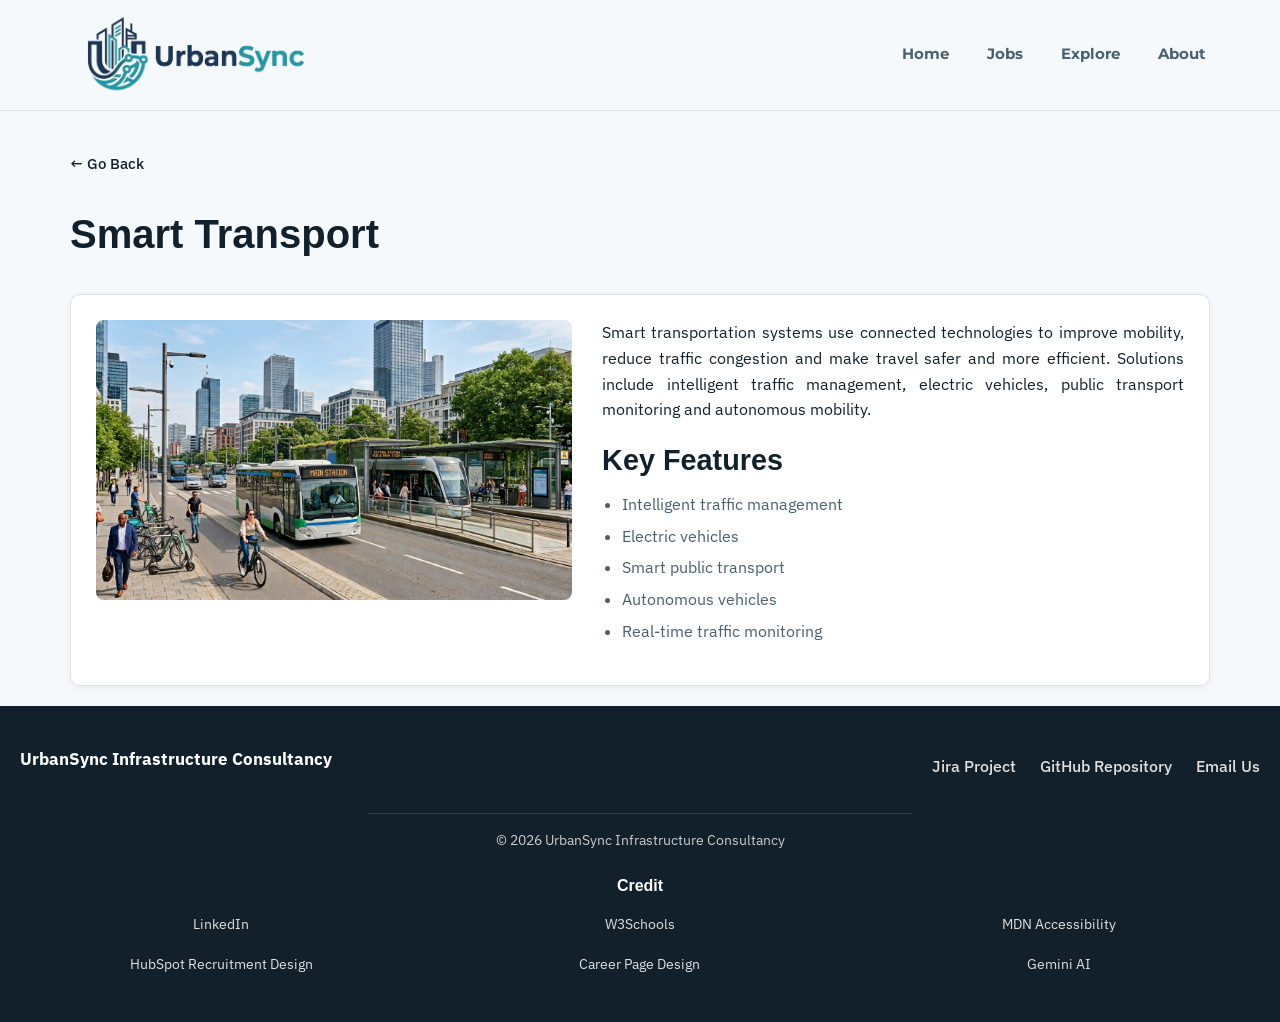
<file: transport.html>
<!DOCTYPE html>
<html lang="en">

<head>
    <meta charset="UTF-8">
    <meta name="viewport" content="width=device-width, initial-scale=1.0">

    <title>Transport | UrbanSync</title>

    <link rel="stylesheet" href="style.css">
</head>

<body>

    <header>
        <nav aria-label="Main navigation">

            <a href="index.html">
                <img src="images/logo.png" alt="UrbanSync Logo"
                style="height: 80px; width: auto; margin-right: 10px;">
            </a>
            <a href="index.html">Home</a>
            <a href="jobs.html">Jobs</a>
            <a href="explore.html">Explore</a>
            <a href="about.html">About</a>

        </nav>
    </header>


    <main>


        <section class="detail-section">
            <!-- GO BACK BUTTON -->
            <a href="explore.html" class="back-btn">&larr; Go Back</a>
            
            <h1 style="
            text-align: left; 
            font-size: 2.5em; 
            margin-bottom: 1rem;"
            >
                Smart Transport
            </h1>

            <div class="detail-container">

                <img
                    src="images/transport.jpeg"
                    alt="Smart transportation infrastructure"
                    class="detail-image"
                >

                <div class="detail-content">

                    <p class="detail-description">
                        Smart transportation systems use connected technologies to improve mobility, reduce traffic congestion and make travel safer and more efficient. Solutions include intelligent traffic management, electric vehicles, public transport monitoring and autonomous mobility.
                    </p>

                    <h2 class="detail-heading">
                        Key Features
                    </h2>

                    <ul class="detail-list">
                        <li>Intelligent traffic management</li>
                        <li>Electric vehicles</li>
                        <li>Smart public transport</li>
                        <li>Autonomous vehicles</li>
                        <li>Real-time traffic monitoring</li>
                    </ul>

                </div>

            </div>

        </section>

    </main>


    <!-- ==================== FOOTER ==================== -->
<footer>

    <div class="footer-brand">
        <p>
            <a href="https://pyaekhantkyaw.github.io/G02-Smart-City-Infrastructure-Consultancy-Part1-Group2/" 
            target="_blank" 
            rel="noopener noreferrer">
            <strong>UrbanSync Infrastructure Consultancy</strong>
            </a>
        </p>
    </div>
    
    <nav class="footer-links" aria-label="Footer navigation">
        <a href="https://minkhantkyaw3157.atlassian.net/jira/software/projects/SCRUM/boards/1/backlog?atlOrigin=eyJpIjoiNzBkYmYxNTQwMmQ4NGRhYThkNTUxYTMwODFhODhiMzQiLCJwIjoiaiJ9" target="_blank" rel="noopener noreferrer">Jira Project</a>
        <a href="https://github.com/pyaekhantkyaw/G02-Smart-City-Infrastructure-Consultancy-Part1-Group2.git" target="_blank" rel="noopener noreferrer">GitHub Repository</a>
        <a href="mailto:urbansync2026@gmail.com">Email Us</a>
    </nav>

    <div class="footer-credits">
        <h2>Credit</h2>
            <ul class="footer-list">
                <li><a href="https://www.linkedin.com/jobs/" target="_blank" rel="noopener noreferrer">LinkedIn</a></li>
                <li><a href="https://www.w3schools.com/" target="_blank" rel="noopener noreferrer">W3Schools</a></li>
                <li><a href="https://developer.mozilla.org/en-US/docs/Learn_web_development/Core/Accessibility/HTML" target="_blank" rel="noopener noreferrer">MDN Accessibility</a></li>
                <li><a href="https://blog.hubspot.com/website/recruitment-websites-design" target="_blank" rel="noopener noreferrer">HubSpot Recruitment Design</a></li>
                <li><a href="https://www.everything.design/blog/career-page-examples" target="_blank" rel="noopener noreferrer">Career Page Design</a></li>
                <li><a href="https://gemini.google.com/" target="_blank" rel="noopener noreferrer">Gemini AI</a></li>
            </ul>
    </div>


    <p class="footer-copyright">
        &copy; 2026 UrbanSync Infrastructure Consultancy
    </p>

</footer>

</body>
</html>
</file>
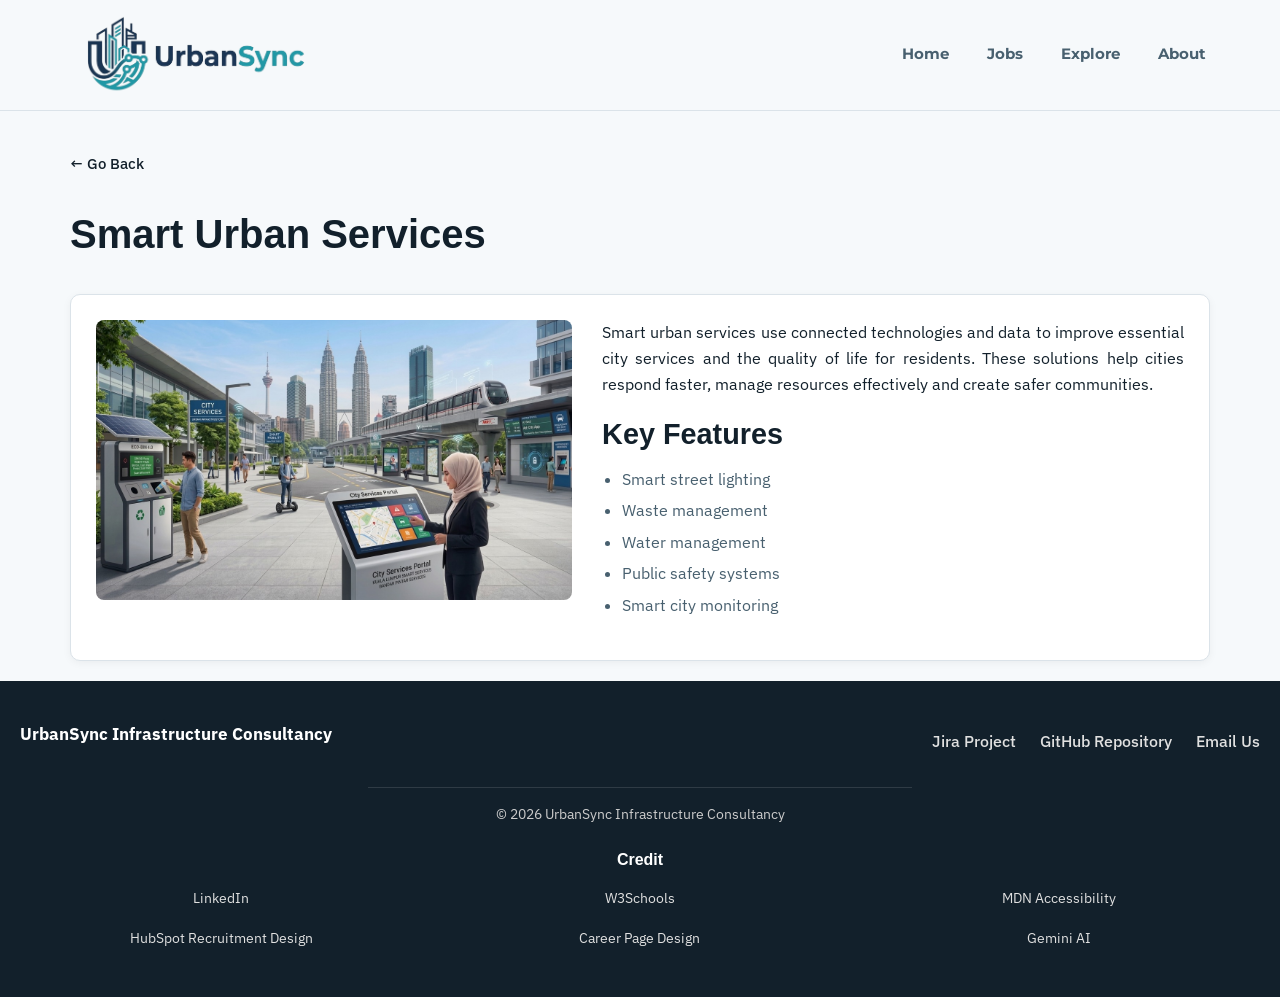
<file: urbanservices.html>
<!DOCTYPE html>
<html lang="en">

<head>
    <meta charset="UTF-8">
    <meta name="viewport" content="width=device-width, initial-scale=1.0">

    <title>Urban Services | UrbanSync</title>

    <link rel="stylesheet" href="style.css">
</head>

<body>

    <header>
        <nav aria-label="Main navigation">

            <a href="index.html">
                <img src="images/logo.png" alt="UrbanSync Logo"
                style="height: 80px; width: auto; margin-right: 10px;">
            </a>
            <a href="index.html">Home</a>
            <a href="jobs.html">Jobs</a>
            <a href="explore.html">Explore</a>
            <a href="about.html">About</a>

        </nav>
    </header>


    <main>



        <section class="detail-section">
            <!-- GO BACK BUTTON -->
            <a href="explore.html" class="back-btn">&larr; Go Back</a>

            <h1 style="
            text-align: left; 
            font-size: 2.5em; 
            margin-bottom: 1rem;"
            >
                Smart Urban Services
            </h1>

            <div class="detail-container">

                <img
                    src="images/urban_services.jpeg"
                    alt="Smart urban services and connected city infrastructure"
                    class="detail-image"
                >

                <div class="detail-content">

                    <p class="detail-description">
                        Smart urban services use connected technologies and data to improve essential city services and the quality of life for residents. These solutions help cities respond faster, manage resources effectively and create safer communities.
                    </p>

                    <h2 class="detail-heading">
                        Key Features
                    </h2>

                    <ul class="detail-list">
                        <li>Smart street lighting</li>
                        <li>Waste management</li>
                        <li>Water management</li>
                        <li>Public safety systems</li>
                        <li>Smart city monitoring</li>
                    </ul>

                </div>

            </div>

        </section>

    </main>

    <!-- ==================== FOOTER ==================== -->
<footer>

    <div class="footer-brand">
        <p>
            <a href="https://pyaekhantkyaw.github.io/G02-Smart-City-Infrastructure-Consultancy-Part1-Group2/" 
            target="_blank" 
            rel="noopener noreferrer">
            <strong>UrbanSync Infrastructure Consultancy</strong>
            </a>
        </p>
    </div>
    
    <nav class="footer-links" aria-label="Footer navigation">
        <a href="https://minkhantkyaw3157.atlassian.net/jira/software/projects/SCRUM/boards/1/backlog?atlOrigin=eyJpIjoiNzBkYmYxNTQwMmQ4NGRhYThkNTUxYTMwODFhODhiMzQiLCJwIjoiaiJ9" target="_blank" rel="noopener noreferrer">Jira Project</a>
        <a href="https://github.com/pyaekhantkyaw/G02-Smart-City-Infrastructure-Consultancy-Part1-Group2.git" target="_blank" rel="noopener noreferrer">GitHub Repository</a>
        <a href="mailto:urbansync2026@gmail.com">Email Us</a>
    </nav>

    <div class="footer-credits">
        <h2>Credit</h2>
            <ul class="footer-list">
                <li><a href="https://www.linkedin.com/jobs/" target="_blank" rel="noopener noreferrer">LinkedIn</a></li>
                <li><a href="https://www.w3schools.com/" target="_blank" rel="noopener noreferrer">W3Schools</a></li>
                <li><a href="https://developer.mozilla.org/en-US/docs/Learn_web_development/Core/Accessibility/HTML" target="_blank" rel="noopener noreferrer">MDN Accessibility</a></li>
                <li><a href="https://blog.hubspot.com/website/recruitment-websites-design" target="_blank" rel="noopener noreferrer">HubSpot Recruitment Design</a></li>
                <li><a href="https://www.everything.design/blog/career-page-examples" target="_blank" rel="noopener noreferrer">Career Page Design</a></li>
                <li><a href="https://gemini.google.com/" target="_blank" rel="noopener noreferrer">Gemini AI</a></li>
            </ul>
    </div>


    <p class="footer-copyright">
        &copy; 2026 UrbanSync Infrastructure Consultancy
    </p>

</footer>

</body>
</html>
</file>
<file: style.css>
/* ==========================================================================
   UrbanSync Infrastructure Consultancy — Global Stylesheet
   ========================================================================== */
@import url('https://fonts.googleapis.com/css2?family=IBM+Plex+Sans:wght@400;500;600&display=swap');
@import url('https://fonts.googleapis.com/css2?family=Montserrat:wght@400;500;700&display=swap');

/* ---------- Color & Font Variables ---------- */
:root {
    --color-ink: #12202b;
    --color-ink-soft: #48606f;
    --color-paper: #f6f9fb;
    --color-surface: #ffffff;
    --color-border: #dbe3e9;
    --color-primary: #135ea8;
    --color-primary-dark: #0d4680;
    --color-accent: #00a6c0;
    --color-accent-soft: #e4f6f9;
}

/* ---------- Base Reset ---------- */
* {
    box-sizing: border-box;
}

html {
    scroll-behavior: smooth;
}

body {
    margin: 0;
    font-family: "IBM Plex Sans", "Segoe UI", Roboto, sans-serif;
    font-size: 16px;
    line-height: 1.6;
    color: var(--color-ink);
    background-color: var(--color-paper);
}

img {
    max-width: 100%;
    display: block;
}

h1, h2, h3, h4 {
    font-family: "Space Grotesk", "Segoe UI", Roboto, sans-serif;
    line-height: 1.2;
    margin: 0 0 15px;
    color: var(--color-ink);
}

h1 { font-size: 2.5rem; }
h2 { font-size: 1.8rem; }
h3 { font-size: 1.25rem; }

p {
    margin: 0 0 16px;
    max-width: 68ch;
}

a {
    color: var(--color-primary);
    text-decoration: none;
}

a:hover {
    color: var(--color-primary-dark);
    text-decoration: underline;
}

ul, ol {
    padding-left: 20px;
}

li {
    margin-bottom: 6px;
}

button {
    font-family: inherit;
    cursor: pointer;
}

table {
    border-collapse: collapse;
    width: 100%;
}

.hero-title p {
    margin: 0;
}

/* ---------- Layout Shell ---------- */
main {
    display: flex;
    flex-direction: column;
    gap: 50px;
    max-width: 1180px;
    margin: 0 auto;
    padding: 40px 20px 0;
}

section > h2 {
    margin-bottom: 15px;
}

/* ==========================================================================
   HEADER / NAVIGATION
   ========================================================================== */
header {
    position: sticky;
    top: 0;
    z-index: 50;
    background: #f6f9fb;
    border-bottom: 1px solid var(--color-border);
}

header nav {
    display: flex;
    align-items: center;
    flex-wrap: wrap;
    gap: 15px 30px;
    max-width: 1180px;
    margin: 0 auto;
    padding: 15px 20px;
}

header nav > a:first-child {
    font-family: "Space Grotesk", sans-serif;
    font-size: 1.2rem;
    color: var(--color-ink);
    margin-right: auto;
    text-decoration: none;
}

header nav > a:first-child strong {
    font-weight: bold;
}

header nav > a:first-child:hover {
    color: var(--color-primary);
}

header nav > a:not(:first-child) {
    color: var(--color-ink-soft);
    font-family: "Montserrat", "Segoe UI", Roboto, sans-serif;
    font-weight: 700;
    font-size: 0.95rem;
    padding: 6px 4px;
    text-decoration: none;
    border-bottom: 2px solid transparent;
    transition: color 0.15s, border-color 0.15s;
}

header nav > a:not(:first-child):hover {
    color: var(--color-primary);
    border-bottom-color: var(--color-accent);
}

.hero-content a.apply-btn {
  background: transparent;               /* remove solid fill */
  color: var(--color-primary);           /* text color */
  border: 2px solid var(--color-primary);/* border only */
}

.hero-content a.apply-btn:hover {
  background: var(--color-primary);      /* fill on hover */
  color: #fff;                           /* text turns white */
}

@media (max-width: 480px) {
    header nav > a:first-child {
        flex-basis: 100%;
        margin-right: 0;
    }
}

/* ==========================================================================
   Slider Section
   ========================================================================== */
.hero {
    display: flex;
    flex-direction: column;
    gap: 30px;
    align-items: center;
    padding-top: 20px;
}

.hero-buttons {
    display: flex;
    flex-wrap: wrap;
    gap: 12px;
    align-items: center;
    margin-top: 20px;
}

/* FIX 1: Change selector to target the buttons inside the flex container */
.hero-buttons a {
    display: inline-block;
    padding: 12px 24px;
    background: var(--color-primary);
    color: #ffffff;
    border-radius: 25px;
    font-weight: 600;
    text-decoration: none;
    transition: background 0.15s, color 0.15s;
    border: 2px solid transparent; /* Keeps sizing consistent when border is added */
}

.hero-buttons a:hover {
    background: var(--color-primary-dark);
    text-decoration: none;
}

/* Apply Now Button Styles */
.hero-buttons a.apply-btn {
    background: transparent;
    color: var(--color-primary);
    border: 2px solid var(--color-primary);
}

.hero-buttons a.apply-btn:hover {
    background: var(--color-primary);
    color: #fff;
}

/* ==========================================================================
   SLIDESHOW
   ========================================================================== */
.slideshow {
    width: 100%;
    max-width: 600px;
    overflow: hidden;
    margin: 0 auto;
    border-radius: 10px; /* Moves the rounded corners up to the container */
    box-shadow: 0 4px 12px rgba(0, 0, 0, 0.1);
}

.slideshow-track {
    display: flex;
    width: 300%; 
    animation: autoSlide 9s infinite; 
}

/* FIX 2: Add height and object-fit to prevent squishing */
.slideshow-track img {
    width: 33.333%; 
    height: 350px; /* Adjust this height to match your desired aesthetic */
    object-fit: cover; /* Ensures images crop nicely instead of stretching */
    display: block;
}

@keyframes autoSlide {
    0% { transform: translateX(0%); }              
    28% { transform: translateX(0%); }              
    33% { transform: translateX(-33.333%); }        
    61% { transform: translateX(-33.333%); }        
    66% { transform: translateX(-66.666%); }       
    95% { transform: translateX(-66.666%); }        
    100% { transform: translateX(0%); }           
}

/* Desktop Grid Layout */
@media (min-width: 860px) {
    .hero {
        display: grid;
        grid-template-columns: 1.1fr 0.9fr;
        gap: 50px;
        align-items: center; /* Centers the text block vertically with the image */
    }
}

/* ==========================================================================
   CARD GRIDS
   ========================================================================== */
.service-cards,
.benefit-cards,
.insight-cards {
    display: grid;
    gap: 20px;
    grid-template-columns: repeat(auto-fit, minmax(240px, 1fr));
    margin-top: 20px;
}

.service-cards article,
.benefit-cards article,
.insight-cards article {
    background: var(--color-surface);
    border: 1px solid var(--color-border);
    border-radius: 10px;
    padding: 24px;
    box-shadow: 0 2px 8px rgba(0, 0, 0, 0.05);
}

/* ==========================================================================
   TABLES
   ========================================================================== */
.services-table,
.fun-facts-table {
    display: table; /* Changed from 'block' to 'table' so it spans 100% width */
    width: 100%;
    background: var(--color-surface);
    border: 1px solid var(--color-border);
    border-radius: 10px;
    overflow: hidden;
}

.services-table caption,
.fun-facts-table caption {
    text-align: left;
    padding: 16px 20px 0;
    font-weight: 600;
    color: var(--color-ink-soft);
}

.services-table th,
.services-table td,
.fun-facts-table th,
.fun-facts-table td {
    padding: 14px 20px;
    text-align: left;
    border-bottom: 1px solid var(--color-border);
    white-space: normal; /* Allows text to wrap evenly across columns */
}

.services-table thead th,
.fun-facts-table thead th {
    background: var(--color-accent-soft);
    color: var(--color-primary-dark);
    font-weight: 600;
}

.job-aside {
    float: right;
    width: 100%;
    background: var(--color-accent-soft);
    border-radius: 10px;
    padding: 30px;
    border: 1px solid var(--color-border);
}

.job-aside h2 {
    margin-bottom: 10px;
    font-size: 1.4rem;   
}

.job-aside ul li {
    list-style-type: disc;  
    padding-left: 20px;
    font-size: 1rem;   

}

/* ==========================================================================
   COMMUNITY COMMITMENT
   ========================================================================== */
.commitment {
    background: var(--color-accent-soft);
    border-radius: 10px;
    padding: 40px 20px;
    text-align: center;
}

.commitment p {
    max-width: 600px;
    margin: 0 auto;
}

/* ==========================================================================
   SEARCH FORM
   ========================================================================== */
#search form {
    display: flex;
    flex-wrap: wrap;
    gap: 12px;
    align-items: center;
    background: var(--color-surface);
    border: 1px solid var(--color-border);
    border-radius: 10px;
    padding: 20px;
}

#search label {
    font-weight: 600;
}

#search input[type="search"] {
    flex: 1;
    min-width: 200px;
    padding: 10px;
    border: 1px solid var(--color-border);
    border-radius: 6px;
    font-size: 1rem;
}

#search button {
    padding: 10px 20px;
    background: var(--color-primary);
    color: #ffffff;
    border: none;
    border-radius: 6px;
    font-weight: 600;
}

#search button:hover {
    background: var(--color-primary-dark);
}

/* ==========================================================================
   EXPLORE PAGE
   ========================================================================== */
.section-heading {
    max-width: 600px;
    margin-bottom: 30px;
}

.section-heading span {
    display: inline-block;
    color: var(--color-accent);
    font-weight: 600;
    font-size: 0.85rem;
    margin-bottom: 5px;
}

/* Cards & Card Grid */
.cards {
    display: grid;
    gap: 25px;
    grid-template-columns: repeat(auto-fit, minmax(260px, 1fr));
}

.card {
    background: var(--color-surface);
    border: 1px solid var(--color-border);
    border-radius: var(--radius, 10px);
    overflow: hidden;
    display: flex;
    flex-direction: column;
    box-shadow: 0 2px 8px rgba(0, 0, 0, 0.05);
    transition: transform 0.2s ease, box-shadow 0.2s ease;
}

.card:hover {
    transform: translateY(-3px);
    box-shadow: 0 6px 16px rgba(18, 32, 43, 0.12);
}

.card-image {
    width: 100%;
    height: 180px;
    overflow: hidden;
}

.card-image img {
    width: 100%;
    height: 100%;
    object-fit: cover;
}

.card-content {
    padding: 20px;
    flex: 1;
    display: flex;
    flex-direction: column;
}

.card-content h3 {
    margin-bottom: 10px;
}

.card-content p {
    text-align: justify;
    margin-bottom: 15px;
}

/* Explore Button */
.explore-btn,
.card-content a.explore-btn {
    display: inline-block;
    margin-top: auto;
    padding: 10px 18px;
    background: var(--color-primary);
    color: #ffffff;
    border-radius: 6px;
    font-weight: 600;
    text-decoration: none;
    width: fit-content;
    transition: background 0.15s ease, transform 0.15s ease;
}

.explore-btn:hover {
    background: var(--color-primary-dark);
    transform: translateX(2px);
}

/* Info Banner & Feature Grid */
.info-banner {
    background: var(--color-ink);
    color: #eef3f6;
    border-radius: var(--radius, 10px);
    padding: 40px 20px;
    text-align: center;
}

.info-banner-title {
    color: #ffffff;
}

.info-banner-text {
    max-width: 600px;
    margin: 0 auto 30px;
    color: #c7d4db;
}

.feature-grid {
    display: grid;
    gap: 20px;
    grid-template-columns: repeat(auto-fit, minmax(200px, 1fr));
    text-align: left;
}

.feature-card {
    background: rgba(255, 255, 255, 0.06);
    border: 1px solid rgba(255, 255, 255, 0.14);
    border-radius: 8px;
    padding: 20px;
}

.feature-title {
    color: #ffffff;
    margin-bottom: 8px;
}

.feature-text {
    color: #c7d4db;
    margin: 0;
}

/* ==========================================================================
   DETAIL PAGES — energy / transport / urbanservices
   ========================================================================== */
.detail-section {
    display: flex;
    flex-direction: column;
    gap: 20px;
}

.back-btn {
    display: inline-block;
    margin-bottom: 15px;
    text-decoration: none;
    color: var(--color-ink, #333);
    font-weight: 500;
    font-size: 0.95rem;
    transition: color 0.2s ease;
}

.back-btn:hover {
    color: var(--color-primary, #0056b3);
    text-decoration: underline;
}

.detail-container {
    display: grid;
    grid-template-columns: 1fr;
    gap: 30px;
    background: var(--color-surface);
    border: 1px solid var(--color-border);
    border-radius: var(--radius, 10px);
    padding: 25px;
    box-shadow: 0 2px 8px rgba(0, 0, 0, 0.05);
}

.detail-image {
    width: 100%;
    height: 280px;
    object-fit: cover;
    border-radius: 8px;
}

.detail-description {
    text-align: justify;
}

.detail-heading {
    margin-top: 20px;
}

.detail-list {
    margin-top: 8px;
}

.detail-list li {
    color: var(--color-ink-soft);
}

@media (min-width: 760px) {
    .detail-container {
        grid-template-columns: 0.9fr 1.1fr;
        align-items: start;
    }
}
/* ==========================================================================
   JOBS PAGE & APPLICATION FORM
   ========================================================================== */
.jobs-intro,
.application-intro,
.about-intro {
    max-width: 600px;
    text-align: center;
    margin: 0 auto;
}

.job-card {
    background: var(--color-surface);
    border: 1px solid var(--color-border);
    border-radius: 10px;
    padding: 30px;
}

.job-card > header {
    margin-bottom: 20px;
    border-bottom: 1px solid var(--color-border);
    padding-bottom: 15px;
}

.job-list {
	box-sizing: border-box; 
	width: 100%; padding: 15px;
}

.job-column {
	float: left; width: 70%; 
	box-sizing: border-box; 
}

.job-section {
	margin-bottom: 30px;

}

.job-card header {
	position: static; 
	padding: 15px; 
	border-radius: 5px;  
	margin-bottom: 15px;
}

.apply-button a {
	background-color: aliceblue; 
	padding: 10px 20px; 
	text-decoration: none; 
	color: #000;

}

.job-aside summary {
	font-weight: bold;
        margin-bottom: 0px;

}


.job-aside ul {
	padding-right: 0; 
	list-style-type: none; 
	line-height: 1.2em; 
	font-size: 14px;
}

.go-apply-section {
	clear: both; 
	padding-top: 20px;

}

.job-reference {
    display: inline-block;
    color: var(--color-primary-dark);
    background: var(--color-accent-soft);
    padding: 4px 10px;
    border-radius: 15px;
    margin-bottom: 10px;
}

.application-form fieldset {
    border: 1px solid var(--color-border);
    border-radius: 10px;
    padding: 25px;
    margin: 0 0 25px;
    background: var(--color-surface);
}

.application-form legend {
    font-weight: 600;
    padding: 0 8px;
    color: var(--color-primary-dark);
}

.form-grid {
    display: grid;
    grid-template-columns: 1fr;
    gap: 15px;
}

.form-grid label {
    display: block;
    font-weight: 600;
    margin-bottom: 5px;
}

.application-form input[type="text"],
.application-form input[type="email"],
.application-form input[type="tel"],
.application-form input[type="search"],
.application-form select,
.application-form textarea {
    width: 100%;
    padding: 10px;
    border: 1px solid var(--color-border);
    border-radius: 6px;
    font: inherit;
    background: var(--color-paper);
}

.application-form textarea {
    resize: vertical;
    min-height: 120px;
}

.radio-group,
.checkbox-group {
    display: flex;
    flex-wrap: wrap;
    gap: 10px 20px;
    margin-top: 8px;
}

.radio-group label,
.checkbox-group label {
    display: inline-flex;
    align-items: center;
    gap: 6px;
    font-weight: 500;
}

.form-buttons {
    display: flex;
    gap: 15px;
}

.form-buttons button {
    padding: 12px 24px;
    border-radius: 6px;
    font-weight: 600;
    border: 1px solid transparent;
}

.form-buttons button[type="submit"] {
    background: var(--color-primary);
    color: #ffffff;
}

.form-buttons button[type="submit"]:hover {
    background: var(--color-primary-dark);
}

.form-buttons button[type="reset"] {
    background: transparent;
    color: var(--color-ink-soft);
    border: 1px solid var(--color-border);
}

@media (min-width: 640px) {
    .form-grid {
        grid-template-columns: 1fr 1fr;
    }
}

/* ==========================================================================
   ABOUT PAGE
   ========================================================================== */
.group-info {
    background-color: var(--color-accent-soft);
    border-left: 5px solid var(--color-primary);
    border-radius: 0 10px 10px 0;
    padding: 25px;
}

.team-contributions {
    display: grid;
    gap: 20px;
}

.team-card {
    background: var(--color-surface);
    border: 1px solid var(--color-border);
    border-radius: 10px;
    padding: 20px;
    display: flex;
    flex-direction: column;
    gap: 10px;
}

.team-card dt {
    font-size: 1.15rem;
    font-weight: bold;
    color: var(--color-ink);
    padding-bottom: 8px;
    border-bottom: 1px solid var(--color-border);
}

.team-card dd {
    margin: 0;
    display: flex;
    flex-direction: column;
    gap: 8px;
}

.team-contributions blockquote {
    margin: 5px 0;
    padding: 10px 15px;
    border-left: 3px solid var(--color-accent);
    background: var(--color-accent-soft);
    font-style: italic;
}

@media (min-width: 700px) {
    .team-contributions {
        grid-template-columns: 1fr 1fr;
    }
}

.group-photo {
    margin: 0;
    border-radius: 10px;
    overflow: hidden;
}

.group-photo img {
    width: 100%;
    height: auto;
    border-radius: 8px; /* Optional: smooth rounded corners */
}


.group-photo figcaption {
    padding: 12px;
    background: var(--color-surface);
    color: var(--color-ink-soft);
    font-size: 0.9rem;
}

/* ==========================================================================
   FOOTER
   Left  : brand name + tagline
   Right : Jira / GitHub / Email links
   Centre: copyright, on its own full-width line
   Works whether the footer has a class on <nav> or not, and degrades
   gracefully on the pages that are currently missing the brand/links markup.
   ========================================================================== */
   
footer {
  display: grid;
  grid-template-columns: 1fr auto;
  grid-template-areas:
    "brand links"
    "copyright copyright"
    "credits credits";
  align-items: center;
  gap: 0.5rem 2rem;
  background: var(--color-ink);
  color: #ffffff;
  padding: 40px 20px;
  margin-top: 20px;
}

/* Updated selector to target .footer-brand instead of direct <p> */
.footer-brand {
  grid-area: brand;
  justify-self: start;
  text-align: left;
  margin: 0;
  max-width: 40ch;
}

.footer-brand a {
  color: #fff;
  font-family: var(--font-display);
  font-size: 1.05rem;
  font-weight: bold;
  text-decoration: none;             /* no underline by default */
  border-bottom: 1px solid transparent;
}

.footer-brand a:hover,
.footer-brand a:focus {
  color: #fff;                       /* stays white */
  border-color: var(--color-accent); /* underline accent color on hover */
}

footer nav {
  grid-area: links;
  display: flex;
  flex-wrap: wrap;
  gap: 0.5rem 1.5rem;
  justify-self: end;
}

footer nav a {
  color:  #e0e0e0;
  font-weight: 500;
  text-decoration: none;
  border-bottom: 1px solid transparent;
  transition: color 0.15s var(--ease), border-color 0.15s var(--ease);
}

footer nav a:hover {
  color: #fff;
  border-color: var(--color-accent);
}

footer > p.footer-copyright {
  grid-area: copyright;
  justify-self: center;
  text-align: center;
  margin: 1rem 0 0;
  padding-top: 1rem;
  border-top: 1px solid rgba(255, 255, 255, 0.12);
  color: #cccccc;
  font-size: 0.85rem;
  width: 100%;
}

.footer-credits {
  grid-area: credits;
  text-align: center;
  margin-top: 1rem;
}

.footer-credits h2 {
  margin: 0 0 0.75rem;
  font-size: 1rem;
  font-weight: 600;
  color: #fff;
}

.footer-list {
  display: grid;
  grid-template-columns: repeat(3, 1fr);
  gap: 0.5rem 1rem;
  list-style: none;
  padding: 0;
  margin: 1rem 0 0;
}

.footer-list li {
  text-align: center;
}

.footer-list li a {
  color: #e0e0e0;  
  font-size: 0.9rem; 
  text-decoration: none;
}

.footer-list li a:hover,
.footer-list li a:focus {
  color: #fff;       
  border-bottom: 1px solid var(--color-accent);
}

/* Mobile Adjustments */
@media (max-width: 640px) {
  footer {
    grid-template-columns: 1fr;
    grid-template-areas:
      "brand"
      "links"
      "credits"
      "copyright"; /* Semicolon removed from middle lines */
    text-align: center;
  }

  .footer-brand {
    justify-self: center;
    text-align: center;
    max-width: 100%;
  }

  footer nav {
    justify-self: center;
    flex-direction: column;
    align-items: center;
    gap: 0.75rem;
  }

  .footer-list {
    grid-template-columns: 1fr 1fr;
  }
}

@media (max-width: 400px) {
  .footer-list {
    grid-template-columns: 1fr;
  }
}
</file>
